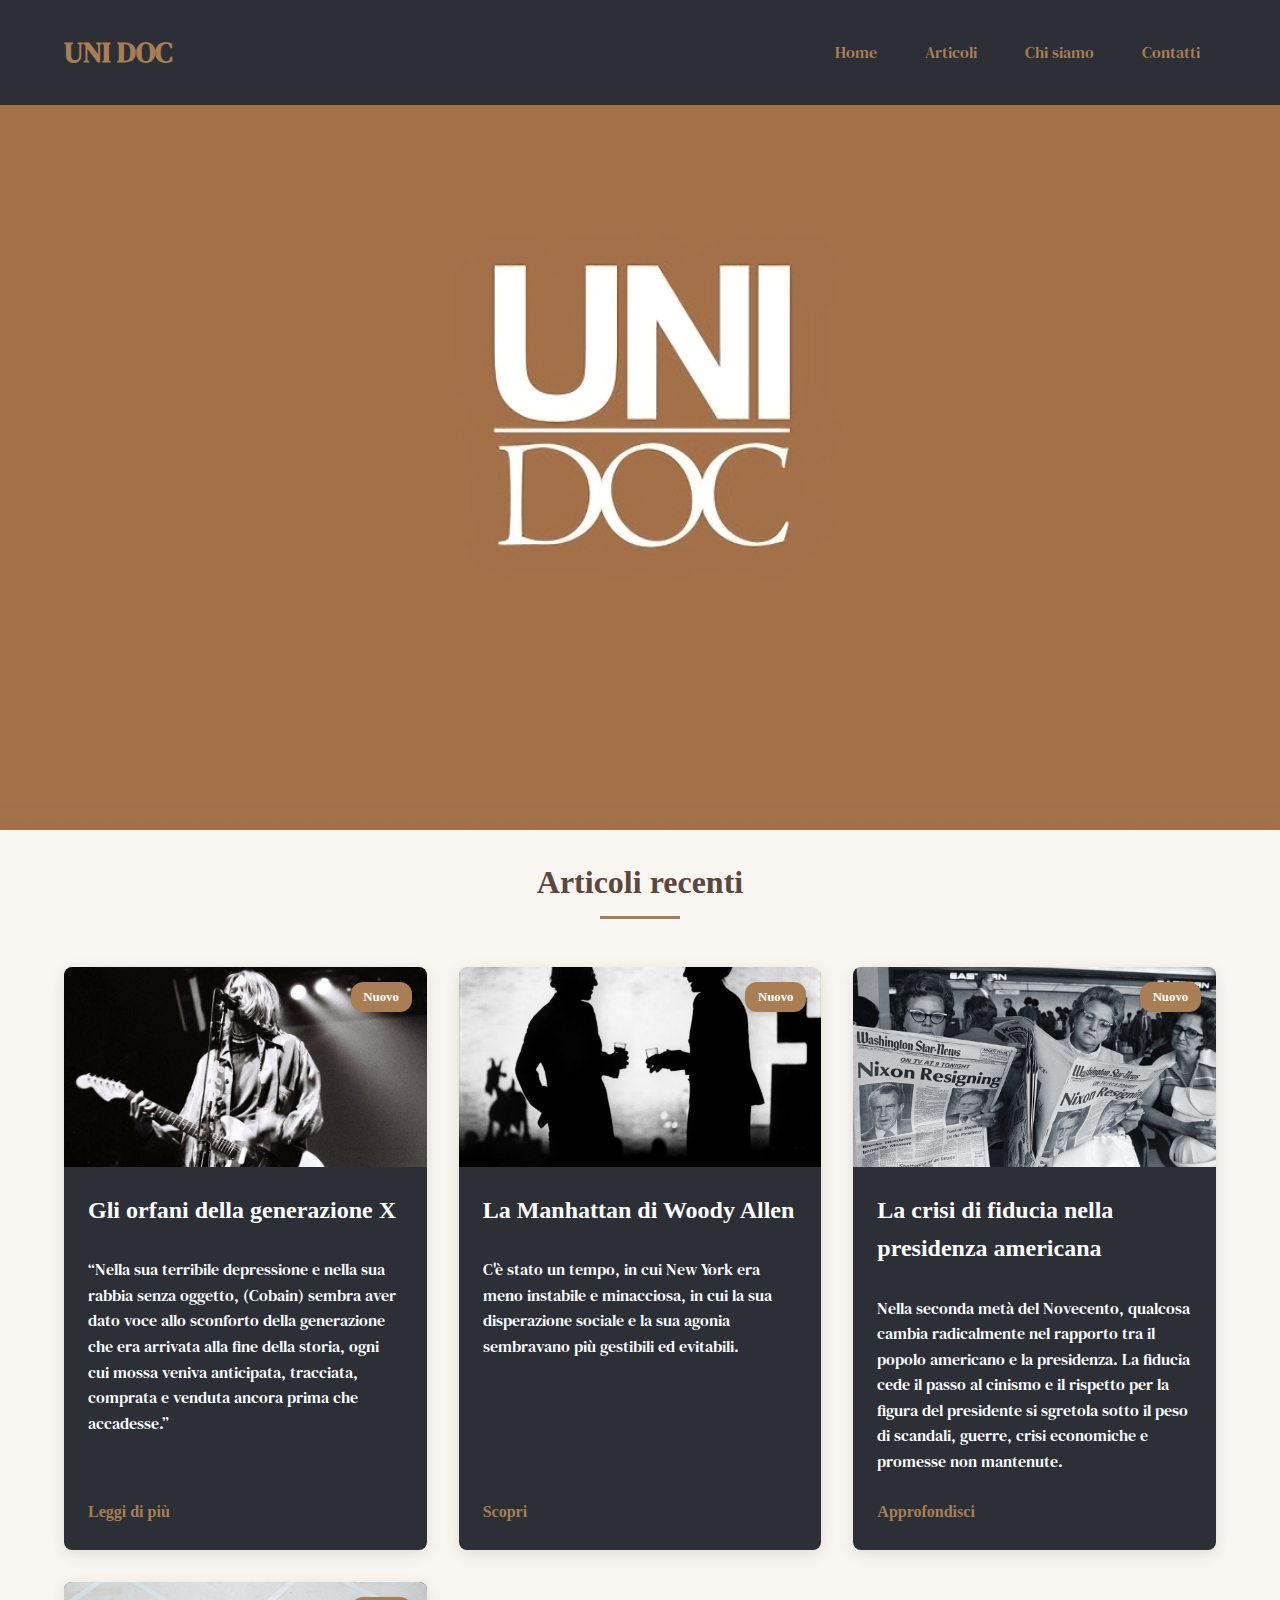
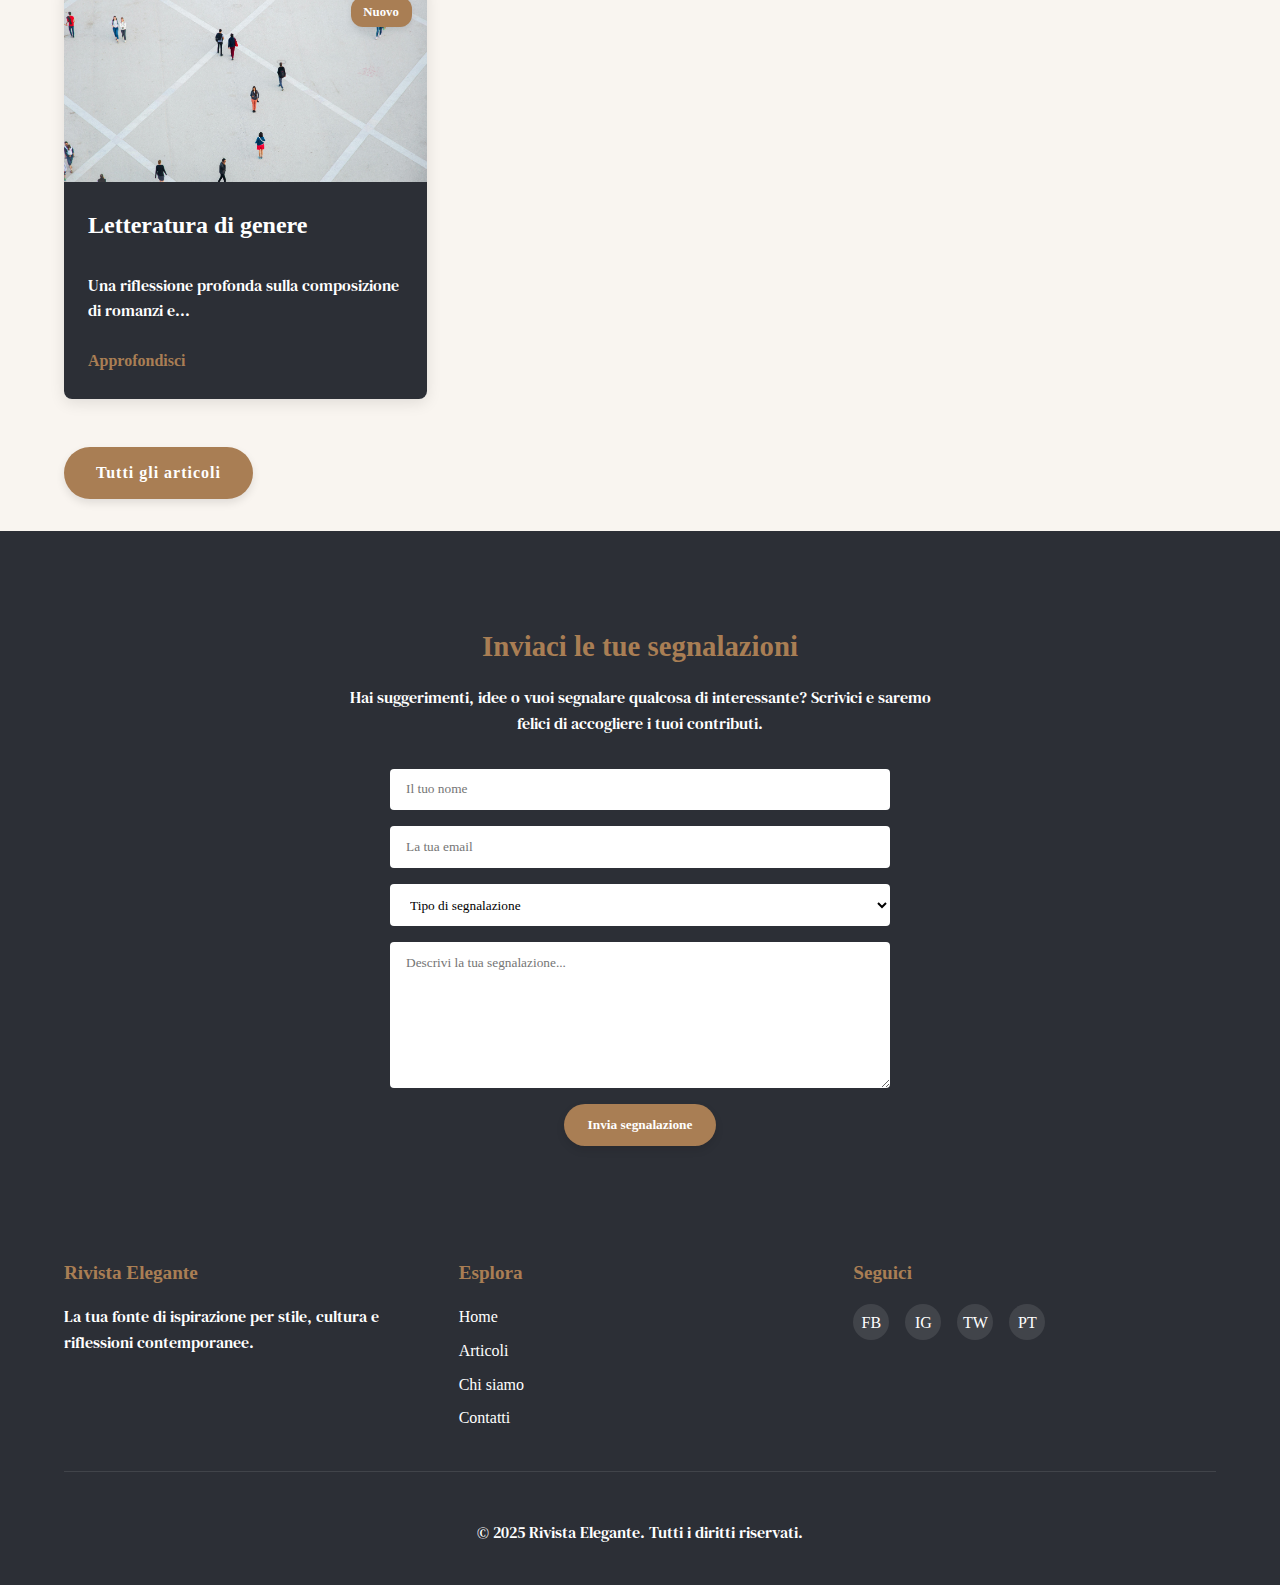
<file: index.html>
<!DOCTYPE html>
<html lang="it">
<head>
    <meta charset="UTF-8">
    <meta name="viewport" content="width=device-width, initial-scale=1.0">
    <title>Homepage</title>
    <link rel="stylesheet" href="styles.css">
</head>
<body>
    <header id="main-header">
        <div class="container">
            <h1><a href="index.html" style="color: var(--secondary-color); text-decoration: none;">UNI DOC</a></h1>
            <nav id="main-nav">
                <ul>
                    <li><a href="index.html">Home</a></li>
                    <li><a href="articoli.html">Articoli</a></li>
                    <li><a href="chisiamo.html">Chi siamo</a></li>
                    <li><a href="contatti.html">Contatti</a></li>
                </ul>
            </nav>
            <div class="mobile-menu-toggle">☰</div>
        </div>
    </header>

    <section class="hero">
        <div class="container hero-content">
            <!--<h2>Benvenuti nella nostra rivista</h2>
            <p>Stile, cultura e riflessioni contemporanee.</p>-->
        </div>
    </section>

    <section class="featured-section">
        <div class="container">
            <h2 class="section-title">Articoli recenti</h2>
            <div class="articles-grid">
                <article class="article-item" data-categories="nuovi arte">
                    <div class="article-image">
                        <img src="cobain.jpg" alt="Immagine articolo" style="width:100%; height:100%; object-fit:cover;">
                        <span class="new-badge">Nuovo</span>
                    </div>
                    <div class="article-content">
                        <h3>Gli orfani della generazione X</h3>
                        <p>“Nella sua terribile depressione e nella sua rabbia senza oggetto, (Cobain) sembra aver dato voce allo sconforto della generazione che era arrivata alla fine della storia, ogni cui mossa veniva anticipata, tracciata, comprata e venduta ancora prima che accadesse.”</p>
                        <a href="articolo1.html">Leggi di più</a>
                    </div>
                </article>
                <article class="article-item" data-categories="nuovi filosofia">
                    <div class="article-image">
                        <img src="allen.jpg" alt="Immagine articolo" style="width:100%; height:100%; object-fit:cover;">
                        <span class="new-badge">Nuovo</span>
                    </div>
                    <div class="article-content">
                        <h3>La Manhattan di Woody Allen</h3>
                        <p>C'è stato un tempo, in cui New York era meno instabile e minacciosa, in cui la sua disperazione sociale e la sua agonia sembravano più gestibili ed evitabili.</p>
                        <a href="articolo2.html">Scopri</a>
                    </div>
                </article>
                <article class="article-item" data-categories="nuovi societa">
                    <div class="article-image">
                        <img src="crisipresidenza.jpg" alt="Immagine articolo" style="width:100%; height:100%; object-fit:cover;">
                        <span class="new-badge">Nuovo</span>
                    </div>
                    <div class="article-content">
                        <h3>La crisi di fiducia nella presidenza americana</h3>
                        <p>Nella seconda metà del Novecento, qualcosa cambia radicalmente nel rapporto tra il popolo americano e la presidenza. La fiducia cede il passo al cinismo e il rispetto per la figura del presidente si sgretola sotto il peso di scandali, guerre, crisi economiche e promesse non mantenute.</p>
                        <a href="articolo3.html">Approfondisci</a>
                    </div>
                </article>
                <article class="article-item" data-categories="nuovi letteratura">
                    <div class="article-image">
                        <img src="imgexample1.jpg" alt="Immagine articolo" style="width:100%; height:100%; object-fit:cover;">
                        <span class="new-badge">Nuovo</span>
                    </div>
                    <div class="article-content">
                        <h3>Letteratura di genere</h3>
                        <p>Una riflessione profonda sulla composizione di romanzi e...</p>
                        <a href="articolo4.html">Approfondisci</a>
                    </div>
                </article>
            </div>
            <div class="view-more">
                <a href="articoli.html" class="btn">Tutti gli articoli</a>
            </div>
        </div>
    </section>

    <section class="segnalazioni">
        <div class="container">
            <h3>Inviaci le tue segnalazioni</h3>
            <p>Hai suggerimenti, idee o vuoi segnalare qualcosa di interessante? Scrivici e saremo felici di accogliere i tuoi contributi.</p>
            <form>
                <div class="form-group-vertical">
                    <input type="text" placeholder="Il tuo nome" required>
                    <input type="email" placeholder="La tua email" required>
                    <select>
                        <option value="" disabled selected>Tipo di segnalazione</option>
                        <option value="suggerimento">Suggerimento articolo</option>
                        <option value="correzione">Correzione</option>
                        <option value="collaborazione">Proposta di collaborazione</option>
                        <option value="altro">Altro</option>
                    </select>
                    <textarea placeholder="Descrivi la tua segnalazione..." rows="4" required></textarea>
                    <button type="submit" class="btn-submit">Invia segnalazione</button>
                </div>
            </form>
        </div>
    </section>

    <footer>
        <div class="container">
            <div class="footer-content">
                <div class="footer-column">
                    <h4>Rivista Elegante</h4>
                    <p>La tua fonte di ispirazione per stile, cultura e riflessioni contemporanee.</p>
                </div>
                <div class="footer-column">
                    <h4>Esplora</h4>
                    <ul>
                        <li><a href="index.html">Home</a></li>
                        <li><a href="articoli.html">Articoli</a></li>
                        <li><a href="chisiamo.html">Chi siamo</a></li>
                        <li><a href="contatti.html">Contatti</a></li>
                    </ul>
                </div>
                <div class="footer-column">
                    <h4>Seguici</h4>
                    <div class="social-links">
                        <a href="#" aria-label="Facebook">FB</a>
                        <a href="#" aria-label="Instagram">IG</a>
                        <a href="#" aria-label="Twitter">TW</a>
                        <a href="#" aria-label="Pinterest">PT</a>
                    </div>
                </div>
            </div>
            <div class="copyright">
                <p>&copy; 2025 Rivista Elegante. Tutti i diritti riservati.</p>
            </div>
        </div>
    </footer>
    <script>
        document.addEventListener('DOMContentLoaded', function() {
            const menuToggle = document.querySelector('.mobile-menu-toggle');
            const nav = document.querySelector('#main-nav');
            
            menuToggle.addEventListener('click', function() {
                nav.classList.toggle('active');
            });
        });
    </script>
</body>
</html>
</file>
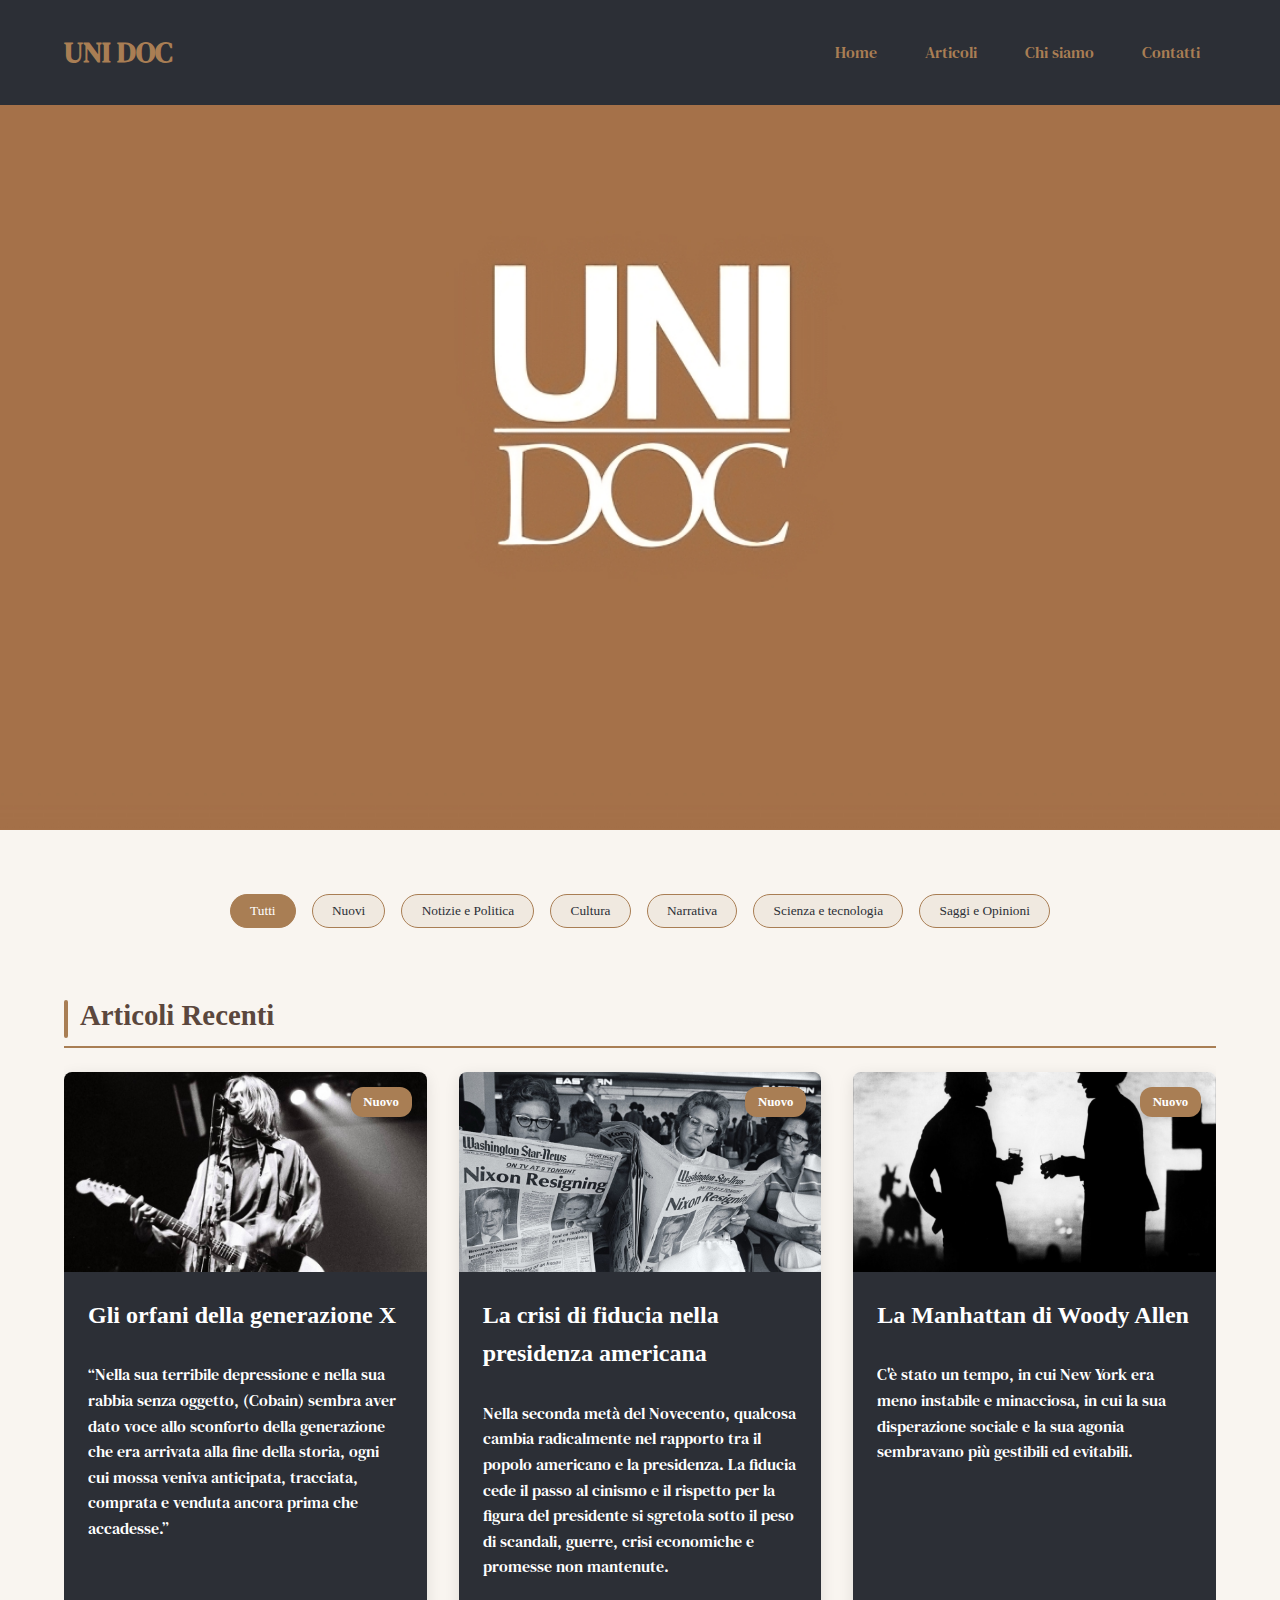
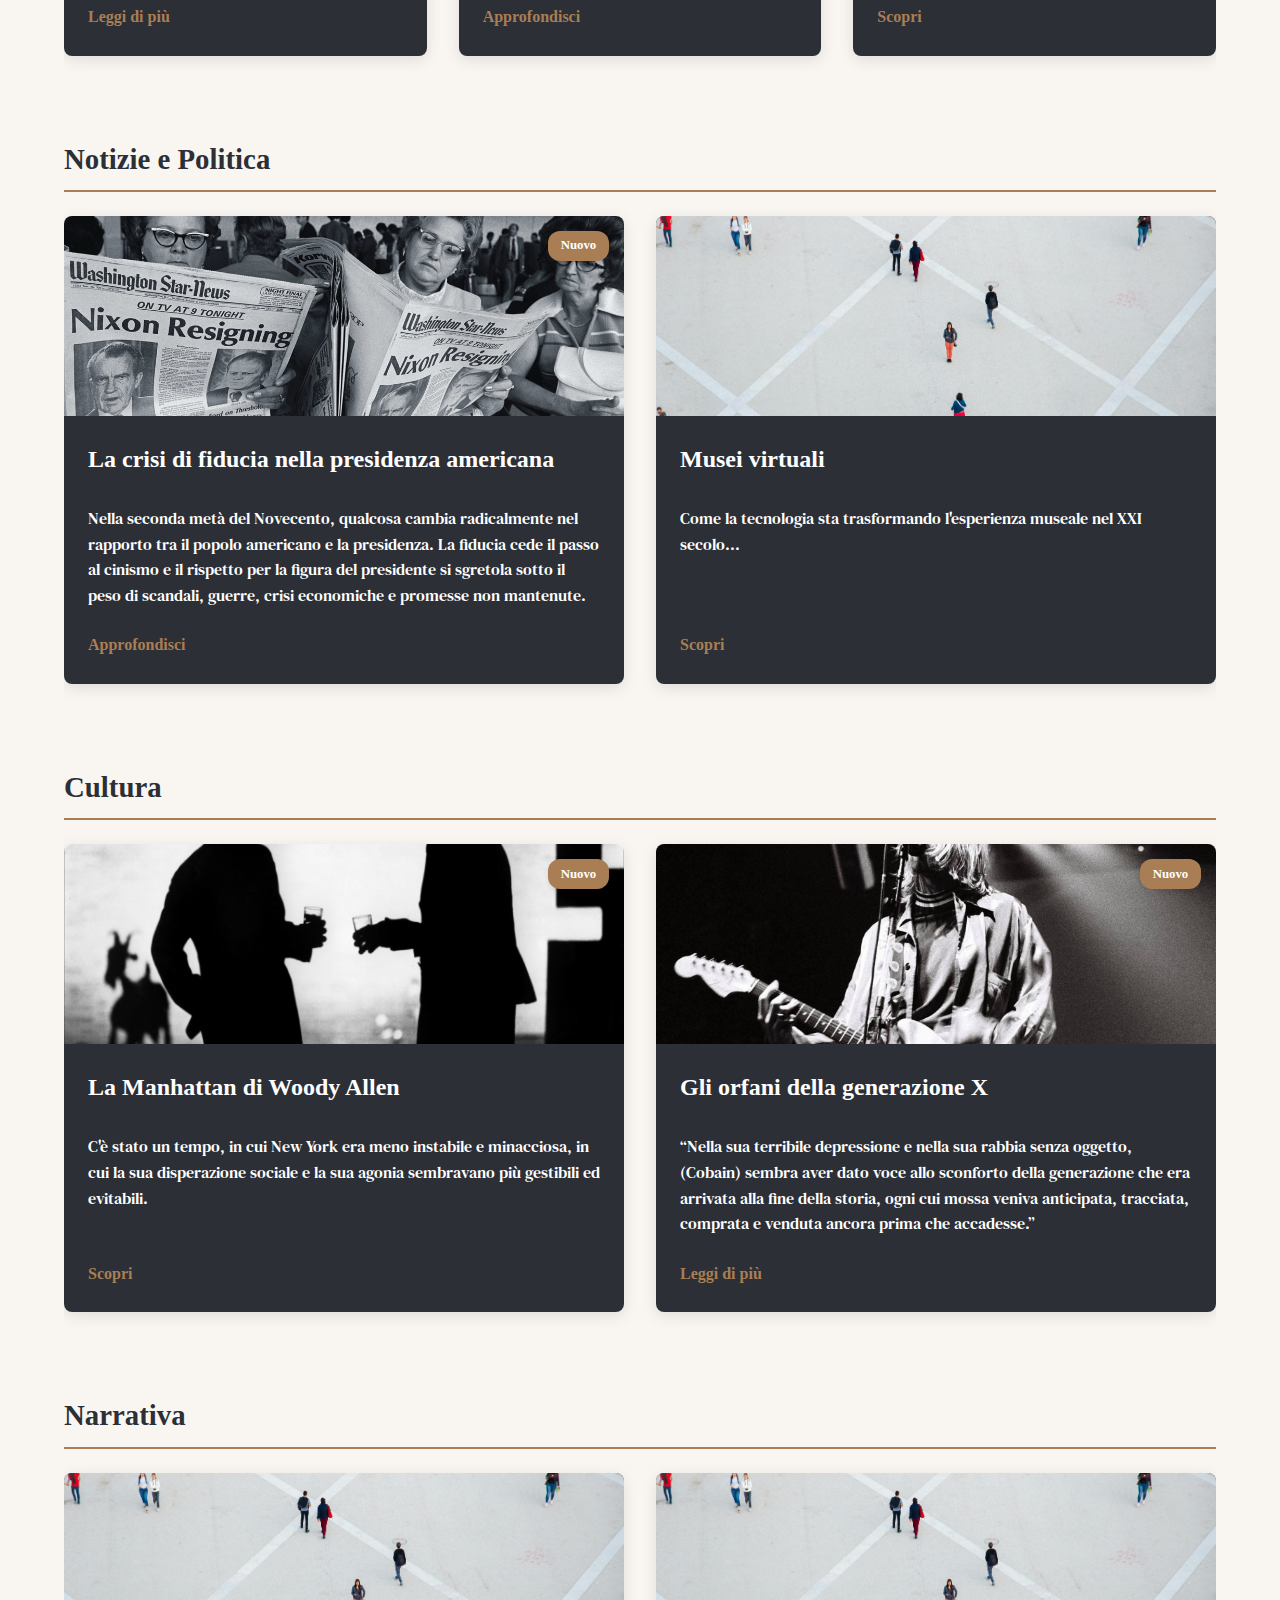
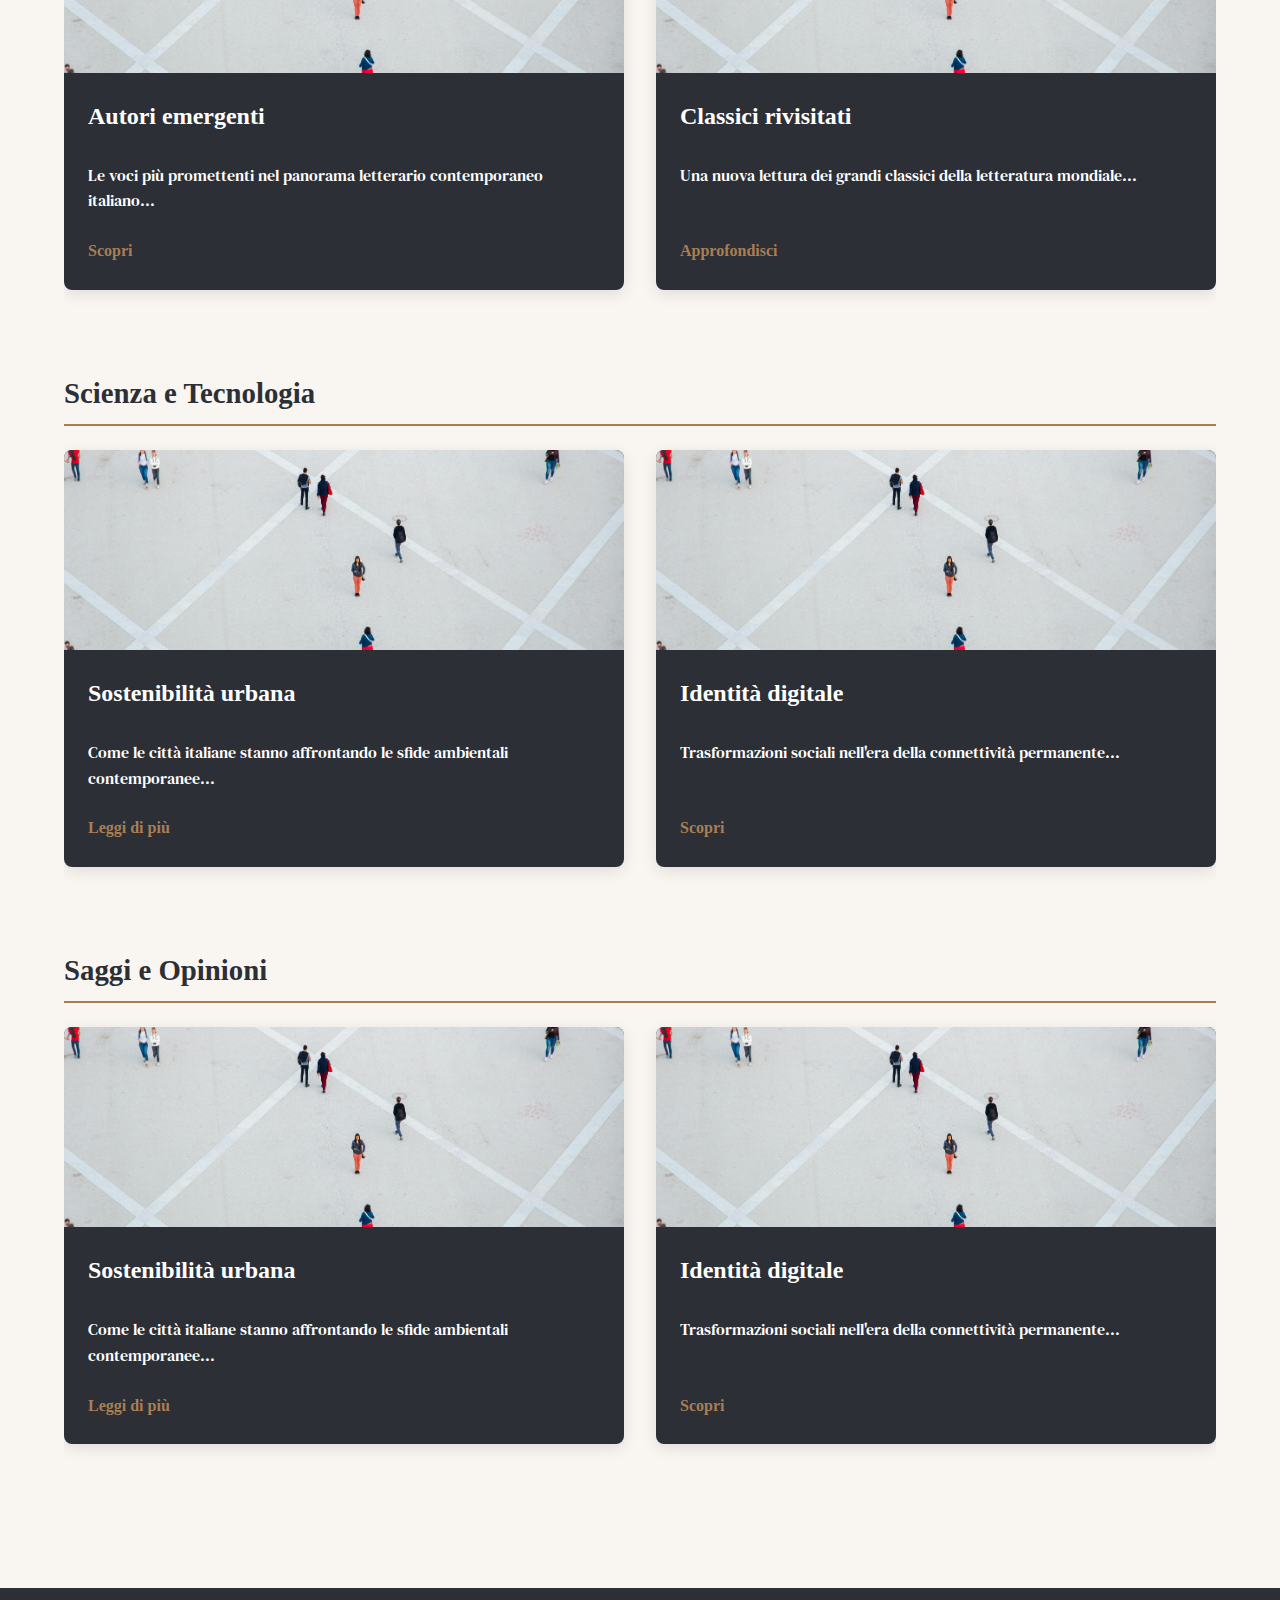
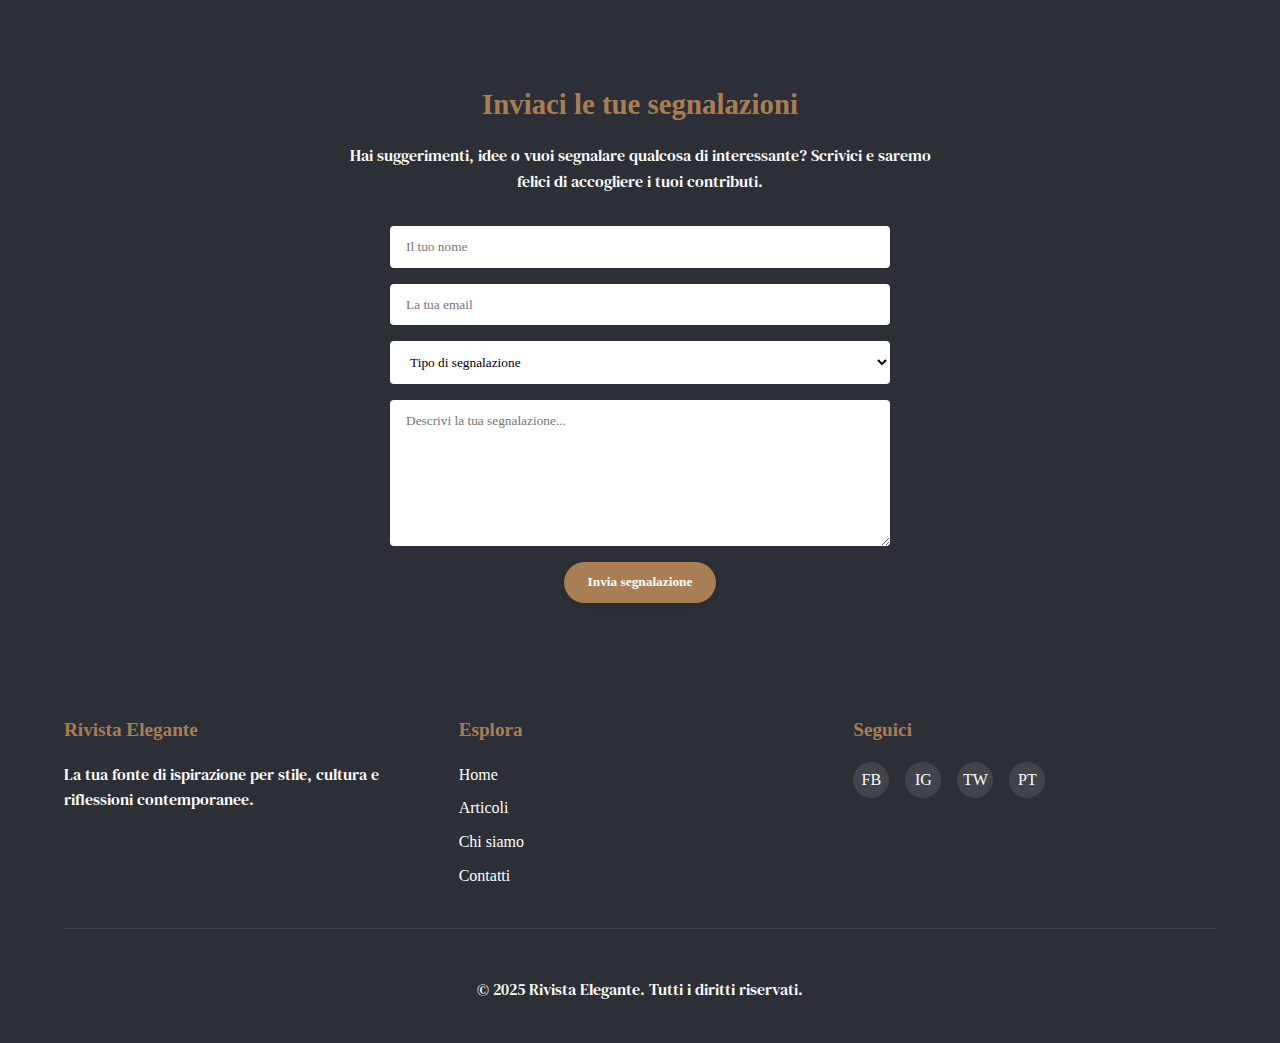
<file: articoli.html>
<!DOCTYPE html>
<html lang="it">
<head>
  <meta charset="UTF-8">
  <meta name="viewport" content="width=device-width, initial-scale=1.0">
  <title>Articoli - Rivista Elegante</title>
  <link rel="stylesheet" href="styles.css">
</head>
<body>
  <header id="main-header">
        <div class="container">
            <h1><a href="index.html" style="color: var(--secondary-color); text-decoration: none;">UNI DOC</a></h1>
            <nav id="main-nav">
                <ul>
                    <li><a href="index.html">Home</a></li>
                    <li><a href="articoli.html">Articoli</a></li>
                    <li><a href="chisiamo.html">Chi siamo</a></li>
                    <li><a href="contatti.html">Contatti</a></li>
                </ul>
            </nav>
            <div class="mobile-menu-toggle">☰</div>
        </div>
    </header>

<section class="hero">
    <div class="container hero-content">
        <!--<h2>I nostri Articoli</h2>
        <p>Una selezione curata di contenuti culturali e di approfondimento.</p>-->
    </div>
</section>

<section class="articles-section">
    <div class="container">
        <div class="category-filters">
            <button class="category-button active" data-category="tutti">Tutti</button>
            <button class="category-button" data-category="nuovi">Nuovi</button>
            <button class="category-button" data-category="arte">Notizie e Politica</button>
            <button class="category-button" data-category="filosofia">Cultura</button>
            <button class="category-button" data-category="letteratura">Narrativa</button>
            <button class="category-button" data-category="societa">Scienza e tecnologia</button>
            <button class="category-button" data-category="societa">Saggi e Opinioni</button>
        </div>
        
        <div class="category-section" data-category="nuovi">
            <h2 class="category-header highlight">Articoli Recenti</h2>
            <div class="articles-grid">
                <article class="article-item" data-categories="nuovi arte">
                    <div class="article-image">
                        <img src="cobain.jpg" alt="Immagine articolo" style="width:100%; height:100%; object-fit:cover;">
                        <span class="new-badge">Nuovo</span>
                    </div>
                    <div class="article-content">
                        <h3>Gli orfani della generazione X</h3>
                        <p>“Nella sua terribile depressione e nella sua rabbia senza oggetto, (Cobain) sembra aver dato voce allo sconforto della generazione che era arrivata alla fine della storia, ogni cui mossa veniva anticipata, tracciata, comprata e venduta ancora prima che accadesse.”</p>
                        <a href="articolo1.html">Leggi di più</a>
                    </div>
                </article>
                <article class="article-item" data-categories="nuovi societa">
                    <div class="article-image">
                        <img src="crisipresidenza.jpg" alt="Immagine articolo" style="width:100%; height:100%; object-fit:cover;">
                        <span class="new-badge">Nuovo</span>
                    </div>
                    <div class="article-content">
                        <h3>La crisi di fiducia nella presidenza americana</h3>
                        <p>Nella seconda metà del Novecento, qualcosa cambia radicalmente nel rapporto tra il popolo americano e la presidenza. La fiducia cede il passo al cinismo e il rispetto per la figura del presidente si sgretola sotto il peso di scandali, guerre, crisi economiche e promesse non mantenute.</p>
                        <a href="articolo3.html">Approfondisci</a>
                    </div>
                </article>
                <article class="article-item" data-categories="nuovi filosofia">
                    <div class="article-image">
                        <img src="allen.jpg" alt="Immagine articolo" style="width:100%; height:100%; object-fit:cover;">
                        <span class="new-badge">Nuovo</span>
                    </div>
                    <div class="article-content">
                        <h3>La Manhattan di Woody Allen</h3>
                        <p>C'è stato un tempo, in cui New York era meno instabile e minacciosa, in cui la sua disperazione sociale e la sua agonia sembravano più gestibili ed evitabili.</p>
                        <a href="articolo2.html">Scopri</a>
                    </div>
                </article>
                
            </div>
        </div>
        
        <div class="category-section" data-category="arte">
            <h2 class="category-header">Notizie e Politica</h2>
            <div class="articles-grid">
                <article class="article-item" data-categories="nuovi societa">
                    <div class="article-image">
                        <img src="crisipresidenza.jpg" alt="Immagine articolo" style="width:100%; height:100%; object-fit:cover;">
                        <span class="new-badge">Nuovo</span>
                    </div>
                    <div class="article-content">
                        <h3>La crisi di fiducia nella presidenza americana</h3>
                        <p>Nella seconda metà del Novecento, qualcosa cambia radicalmente nel rapporto tra il popolo americano e la presidenza. La fiducia cede il passo al cinismo e il rispetto per la figura del presidente si sgretola sotto il peso di scandali, guerre, crisi economiche e promesse non mantenute.</p>
                        <a href="articolo3.html">Approfondisci</a>
                    </div>
                </article>
                <article class="article-item" data-categories="arte">
                    <div class="article-image">
                        <img src="imgexample1.jpg" alt="Immagine articolo" style="width:100%; height:100%; object-fit:cover;">
                    </div>
                    <div class="article-content">
                        <h3>Musei virtuali</h3>
                        <p>Come la tecnologia sta trasformando l'esperienza museale nel XXI secolo...</p>
                        <a href="articolo5.html">Scopri</a>
                    </div>
                </article>
            </div>
        </div>
        
        <div class="category-section" data-category="filosofia">
            <h2 class="category-header">Cultura</h2>
            <div class="articles-grid">
                <article class="article-item" data-categories="nuovi filosofia">
                    <div class="article-image">
                        <img src="allen.jpg" alt="Immagine articolo" style="width:100%; height:100%; object-fit:cover;">
                        <span class="new-badge">Nuovo</span>
                    </div>
                    <div class="article-content">
                        <h3>La Manhattan di Woody Allen</h3>
                        <p>C'è stato un tempo, in cui New York era meno instabile e minacciosa, in cui la sua disperazione sociale e la sua agonia sembravano più gestibili ed evitabili.</p>
                        <a href="articolo2.html">Scopri</a>
                    </div>
                </article>
                <article class="article-item" data-categories="nuovi arte">
                    <div class="article-image">
                        <img src="cobain.jpg" alt="Immagine articolo" style="width:100%; height:100%; object-fit:cover;">
                        <span class="new-badge">Nuovo</span>
                    </div>
                    <div class="article-content">
                        <h3>Gli orfani della generazione X</h3>
                        <p>“Nella sua terribile depressione e nella sua rabbia senza oggetto, (Cobain) sembra aver dato voce allo sconforto della generazione che era arrivata alla fine della storia, ogni cui mossa veniva anticipata, tracciata, comprata e venduta ancora prima che accadesse.”</p>
                        <a href="articolo1.html">Leggi di più</a>
                    </div>
                </article>
            </div>
        </div>
        
        <div class="category-section" data-category="letteratura">
            <h2 class="category-header">Narrativa</h2>
            <div class="articles-grid">
                <article class="article-item" data-categories="letteratura">
                    <div class="article-image">
                        <img src="imgexample1.jpg" alt="Immagine articolo" style="width:100%; height:100%; object-fit:cover;">
                    </div>
                    <div class="article-content">
                        <h3>Autori emergenti</h3>
                        <p>Le voci più promettenti nel panorama letterario contemporaneo italiano...</p>
                        <a href="articolo8.html">Scopri</a>
                    </div>
                </article>
                <article class="article-item" data-categories="letteratura">
                    <div class="article-image">
                        <img src="imgexample1.jpg" alt="Immagine articolo" style="width:100%; height:100%; object-fit:cover;">
                    </div>
                    <div class="article-content">
                        <h3>Classici rivisitati</h3>
                        <p>Una nuova lettura dei grandi classici della letteratura mondiale...</p>
                        <a href="articolo9.html">Approfondisci</a>
                    </div>
                </article>
            </div>
        </div>
        
        <div class="category-section" data-category="societa">
            <h2 class="category-header">Scienza e Tecnologia</h2>
            <div class="articles-grid">
                <article class="article-item" data-categories="societa">
                    <div class="article-image">
                        <img src="imgexample1.jpg" alt="Immagine articolo" style="width:100%; height:100%; object-fit:cover;">
                    </div>
                    <div class="article-content">
                        <h3>Sostenibilità urbana</h3>
                        <p>Come le città italiane stanno affrontando le sfide ambientali contemporanee...</p>
                        <a href="articolo10.html">Leggi di più</a>
                    </div>
                </article>
                <article class="article-item" data-categories="societa">
                    <div class="article-image">
                        <img src="imgexample1.jpg" alt="Immagine articolo" style="width:100%; height:100%; object-fit:cover;">
                    </div>
                    <div class="article-content">
                        <h3>Identità digitale</h3>
                        <p>Trasformazioni sociali nell'era della connettività permanente...</p>
                        <a href="articolo11.html">Scopri</a>
                    </div>
                </article>
            </div>
        </div>

        <div class="category-section" data-category="societa">
            <h2 class="category-header">Saggi e Opinioni</h2>
            <div class="articles-grid">
                <article class="article-item" data-categories="societa">
                    <div class="article-image">
                        <img src="imgexample1.jpg" alt="Immagine articolo" style="width:100%; height:100%; object-fit:cover;">
                    </div>
                    <div class="article-content">
                        <h3>Sostenibilità urbana</h3>
                        <p>Come le città italiane stanno affrontando le sfide ambientali contemporanee...</p>
                        <a href="articolo10.html">Leggi di più</a>
                    </div>
                </article>
                <article class="article-item" data-categories="societa">
                    <div class="article-image">
                        <img src="imgexample1.jpg" alt="Immagine articolo" style="width:100%; height:100%; object-fit:cover;">
                    </div>
                    <div class="article-content">
                        <h3>Identità digitale</h3>
                        <p>Trasformazioni sociali nell'era della connettività permanente...</p>
                        <a href="articolo11.html">Scopri</a>
                    </div>
                </article>
            </div>
        </div>
    </div>
</section>

<section class="segnalazioni">
  <div class="container">
      <h3>Inviaci le tue segnalazioni</h3>
      <p>Hai suggerimenti, idee o vuoi segnalare qualcosa di interessante? Scrivici e saremo felici di accogliere i tuoi contributi.</p>
      <form>
          <div class="form-group-vertical">
              <input type="text" placeholder="Il tuo nome" required>
              <input type="email" placeholder="La tua email" required>
              <select>
                  <option value="" disabled selected>Tipo di segnalazione</option>
                  <option value="suggerimento">Suggerimento articolo</option>
                  <option value="correzione">Correzione</option>
                  <option value="collaborazione">Proposta di collaborazione</option>
                  <option value="altro">Altro</option>
              </select>
              <textarea placeholder="Descrivi la tua segnalazione..." rows="4" required></textarea>
              <button type="submit" class="btn-submit">Invia segnalazione</button>
          </div>
      </form>
  </div>
</section>

<footer>
    <div class="container">
        <div class="footer-content">
            <div class="footer-column">
                <h4>Rivista Elegante</h4>
                <p>La tua fonte di ispirazione per stile, cultura e riflessioni contemporanee.</p>
            </div>
            <div class="footer-column">
                <h4>Esplora</h4>
                <ul>
                    <li><a href="index.html">Home</a></li>
                    <li><a href="articoli.html">Articoli</a></li>
                    <li><a href="chisiamo.html">Chi siamo</a></li>
                    <li><a href="contatti.html">Contatti</a></li>
                </ul>
            </div>
            <div class="footer-column">
                <h4>Seguici</h4>
                <div class="social-links">
                    <a href="#" aria-label="Facebook">FB</a>
                    <a href="#" aria-label="Instagram">IG</a>
                    <a href="#" aria-label="Twitter">TW</a>
                    <a href="#" aria-label="Pinterest">PT</a>
                </div>
            </div>
        </div>
        <div class="copyright">
            <p>&copy; 2025 Rivista Elegante. Tutti i diritti riservati.</p>
        </div>
    </div>
</footer>

    <script>
    document.addEventListener('DOMContentLoaded', function() {
        const menuToggle = document.querySelector('.mobile-menu-toggle');
        const nav = document.querySelector('#main-nav');
        
        menuToggle.addEventListener('click', function() {
            nav.classList.toggle('active');
        });
    });
    </script>

    <script>
    document.addEventListener('DOMContentLoaded', function() {
        const filterButtons = document.querySelectorAll('.category-button');

        filterButtons.forEach(button => {
            button.addEventListener('click', function() {
                filterButtons.forEach(btn => btn.classList.remove('active'));

                this.classList.add('active');

                const selectedCategory = this.getAttribute('data-category');
  
                filterArticles(selectedCategory);
            });
        });
        
        function filterArticles(category) {
            const categorySections = document.querySelectorAll('.category-section');
            
            if(category === 'tutti') {
                categorySections.forEach(section => {
                    section.classList.remove('hidden');
                });
            } else {
                categorySections.forEach(section => {
                    if(section.getAttribute('data-category') === category) {
                        section.classList.remove('hidden');
                    } else {
                        section.classList.add('hidden');
                    }
                });
            }

            setTimeout(() => {
                const visibleArticles = document.querySelectorAll('.category-section:not(.hidden) .article-item');
                visibleArticles.forEach(article => {
                    article.classList.add('fade-in');
                    
                    setTimeout(() => {
                        article.classList.remove('fade-in');
                    }, 600);
                });
            }, 50);
        }
    });
</script>
</body>
</html>
</file>
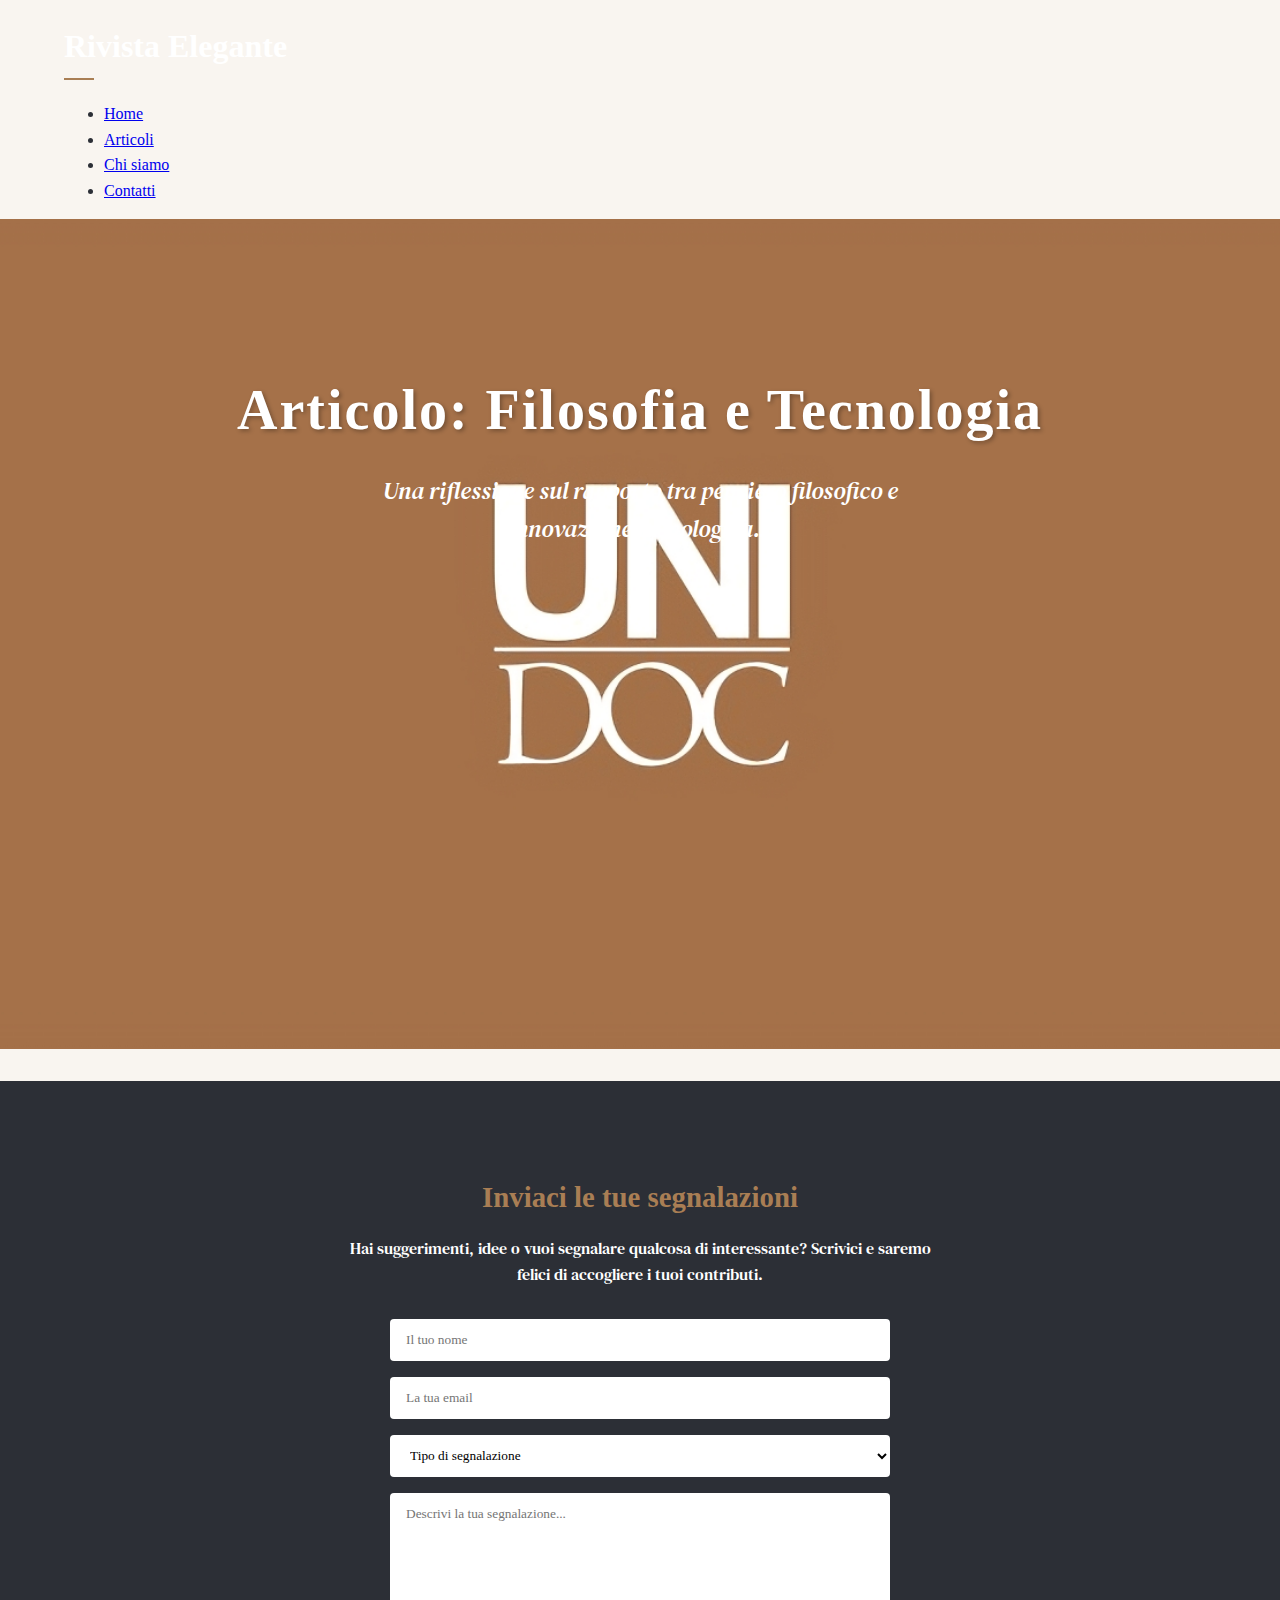
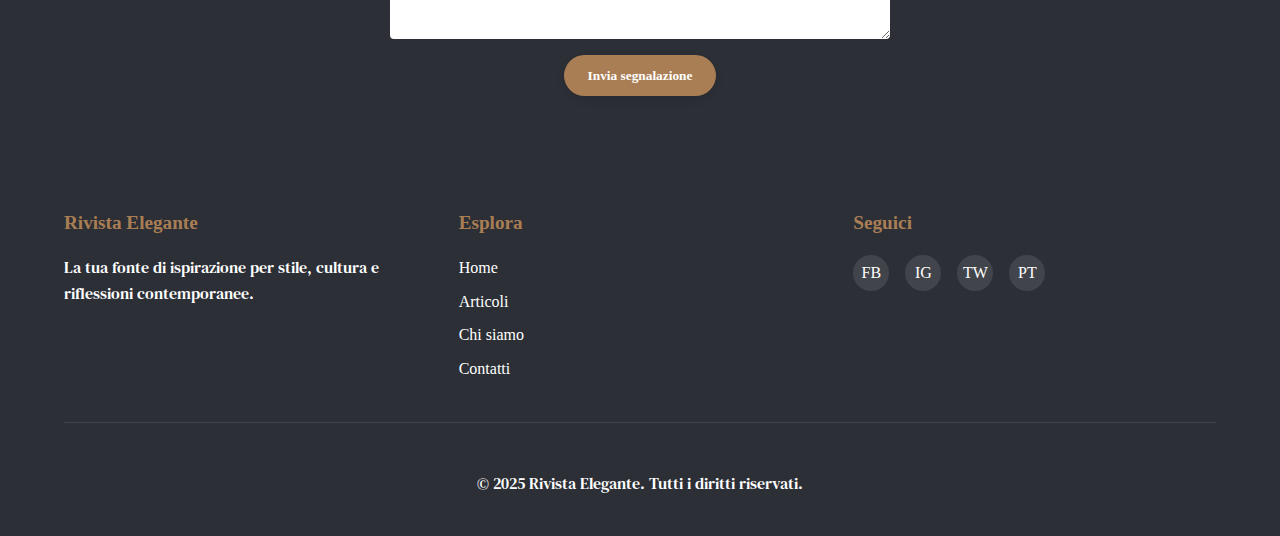
<file: articolo1.html>
<!DOCTYPE html>
<html lang="it">
<head>
    <meta charset="UTF-8">
    <meta name="viewport" content="width=device-width, initial-scale=1.0">
    <title>Home - Rivista Elegante</title>
    <link rel="stylesheet" href="styles.css">
</head>
<body>
    <header>
        <div class="container header-content">
            <h1><a href="index.html" class="logo">Rivista Elegante</a></h1>
            <nav>
                <ul>
                    <li><a href="index.html">Home</a></li>
                    <li><a href="articoli.html">Articoli</a></li>
                    <li><a href="chisiamo.html">Chi siamo</a></li>
                    <li><a href="contatti.html">Contatti</a></li>
                </ul>
            </nav>
        </div>
    </header>

<section class="hero">
  <div class="container">
    <h2>Articolo: Filosofia e Tecnologia</h2>
    <p>Una riflessione sul rapporto tra pensiero filosofico e innovazione tecnologica...</p>
  </div>
</section>

<section class="segnalazioni">
  <div class="container">
      <h3>Inviaci le tue segnalazioni</h3>
      <p>Hai suggerimenti, idee o vuoi segnalare qualcosa di interessante? Scrivici e saremo felici di accogliere i tuoi contributi.</p>
      <form>
          <div class="form-group-vertical">
              <input type="text" placeholder="Il tuo nome" required>
              <input type="email" placeholder="La tua email" required>
              <select>
                  <option value="" disabled selected>Tipo di segnalazione</option>
                  <option value="suggerimento">Suggerimento articolo</option>
                  <option value="correzione">Correzione</option>
                  <option value="collaborazione">Proposta di collaborazione</option>
                  <option value="altro">Altro</option>
              </select>
              <textarea placeholder="Descrivi la tua segnalazione..." rows="4" required></textarea>
              <button type="submit" class="btn-submit">Invia segnalazione</button>
          </div>
      </form>
  </div>
</section>

<footer>
    <div class="container">
        <div class="footer-content">
            <div class="footer-column">
                <h4>Rivista Elegante</h4>
                <p>La tua fonte di ispirazione per stile, cultura e riflessioni contemporanee.</p>
            </div>
            <div class="footer-column">
                <h4>Esplora</h4>
                <ul>
                    <li><a href="index.html">Home</a></li>
                    <li><a href="articoli.html">Articoli</a></li>
                    <li><a href="chisiamo.html">Chi siamo</a></li>
                    <li><a href="contatti.html">Contatti</a></li>
                </ul>
            </div>
            <div class="footer-column">
                <h4>Seguici</h4>
                <div class="social-links">
                    <a href="#" aria-label="Facebook">FB</a>
                    <a href="#" aria-label="Instagram">IG</a>
                    <a href="#" aria-label="Twitter">TW</a>
                    <a href="#" aria-label="Pinterest">PT</a>
                </div>
            </div>
        </div>
        <div class="copyright">
            <p>&copy; 2025 Rivista Elegante. Tutti i diritti riservati.</p>
        </div>
    </div>
</footer>
</body>
</html>
</file>
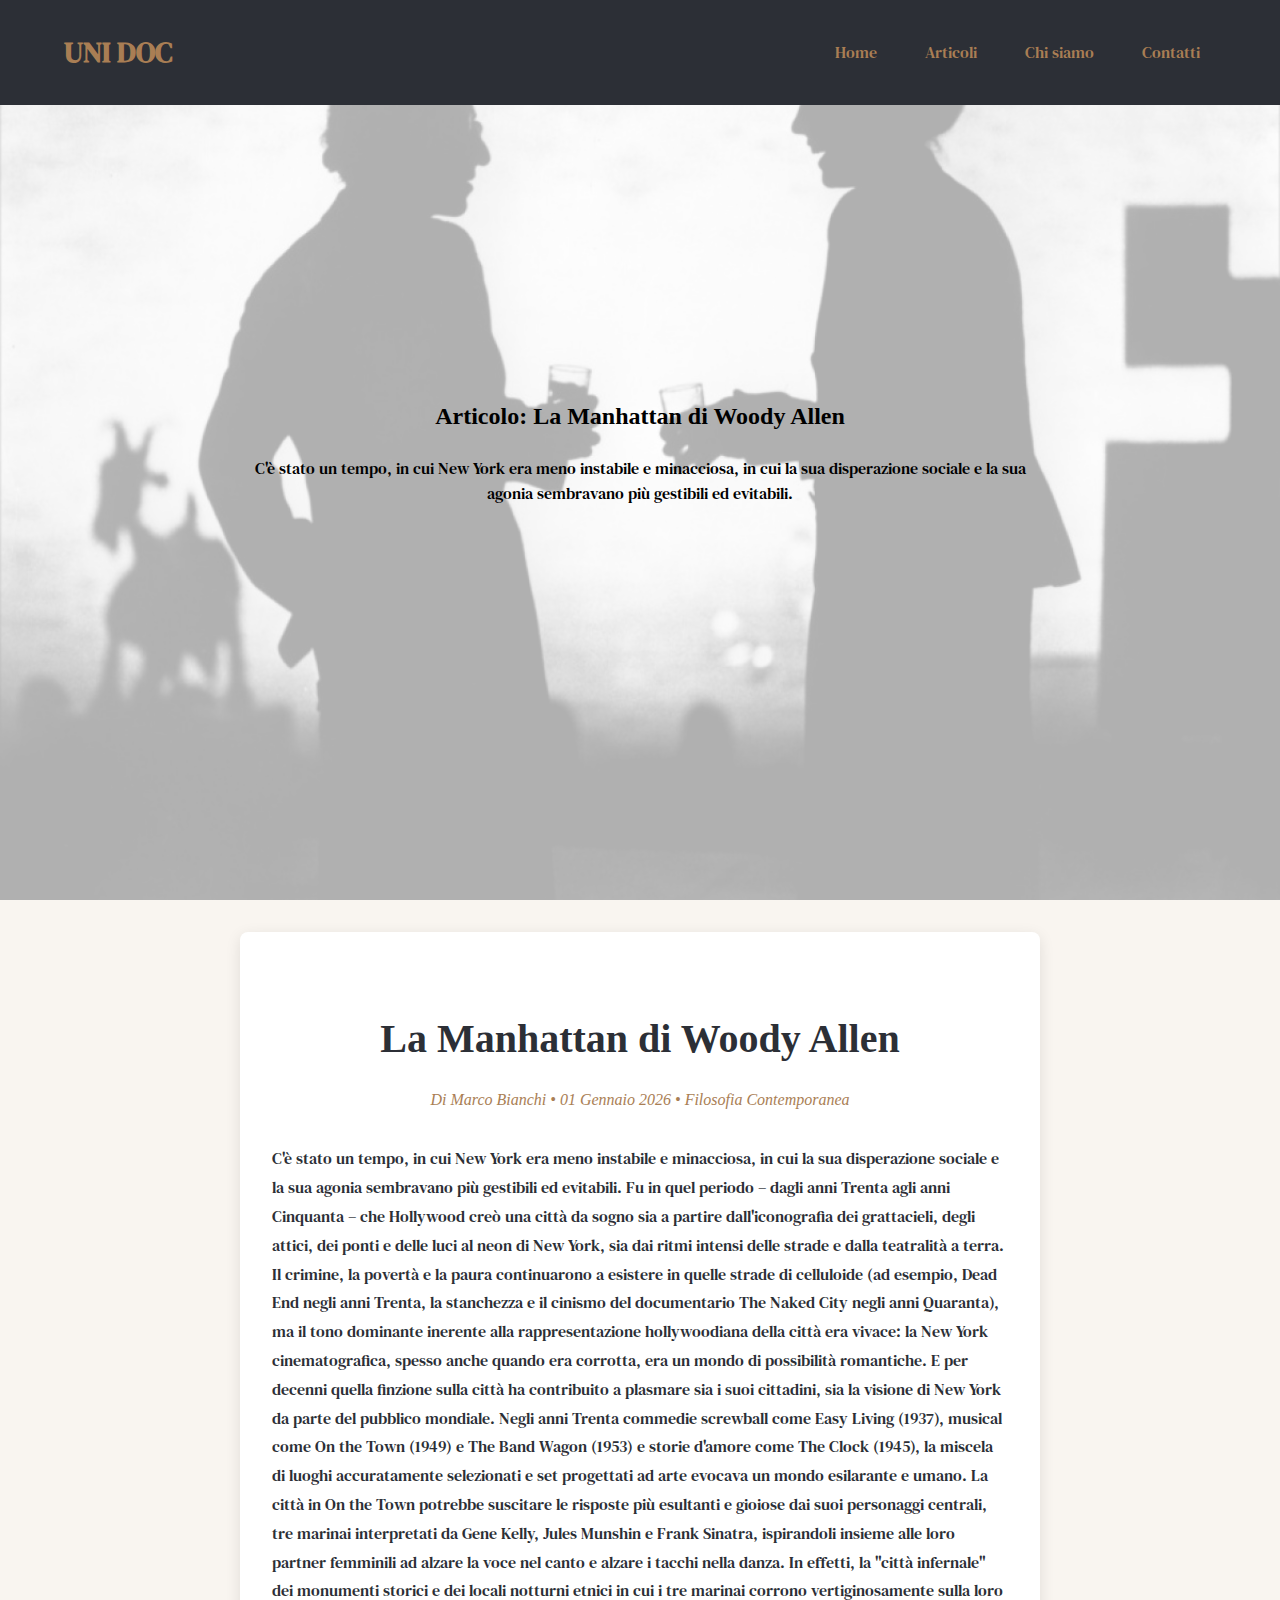
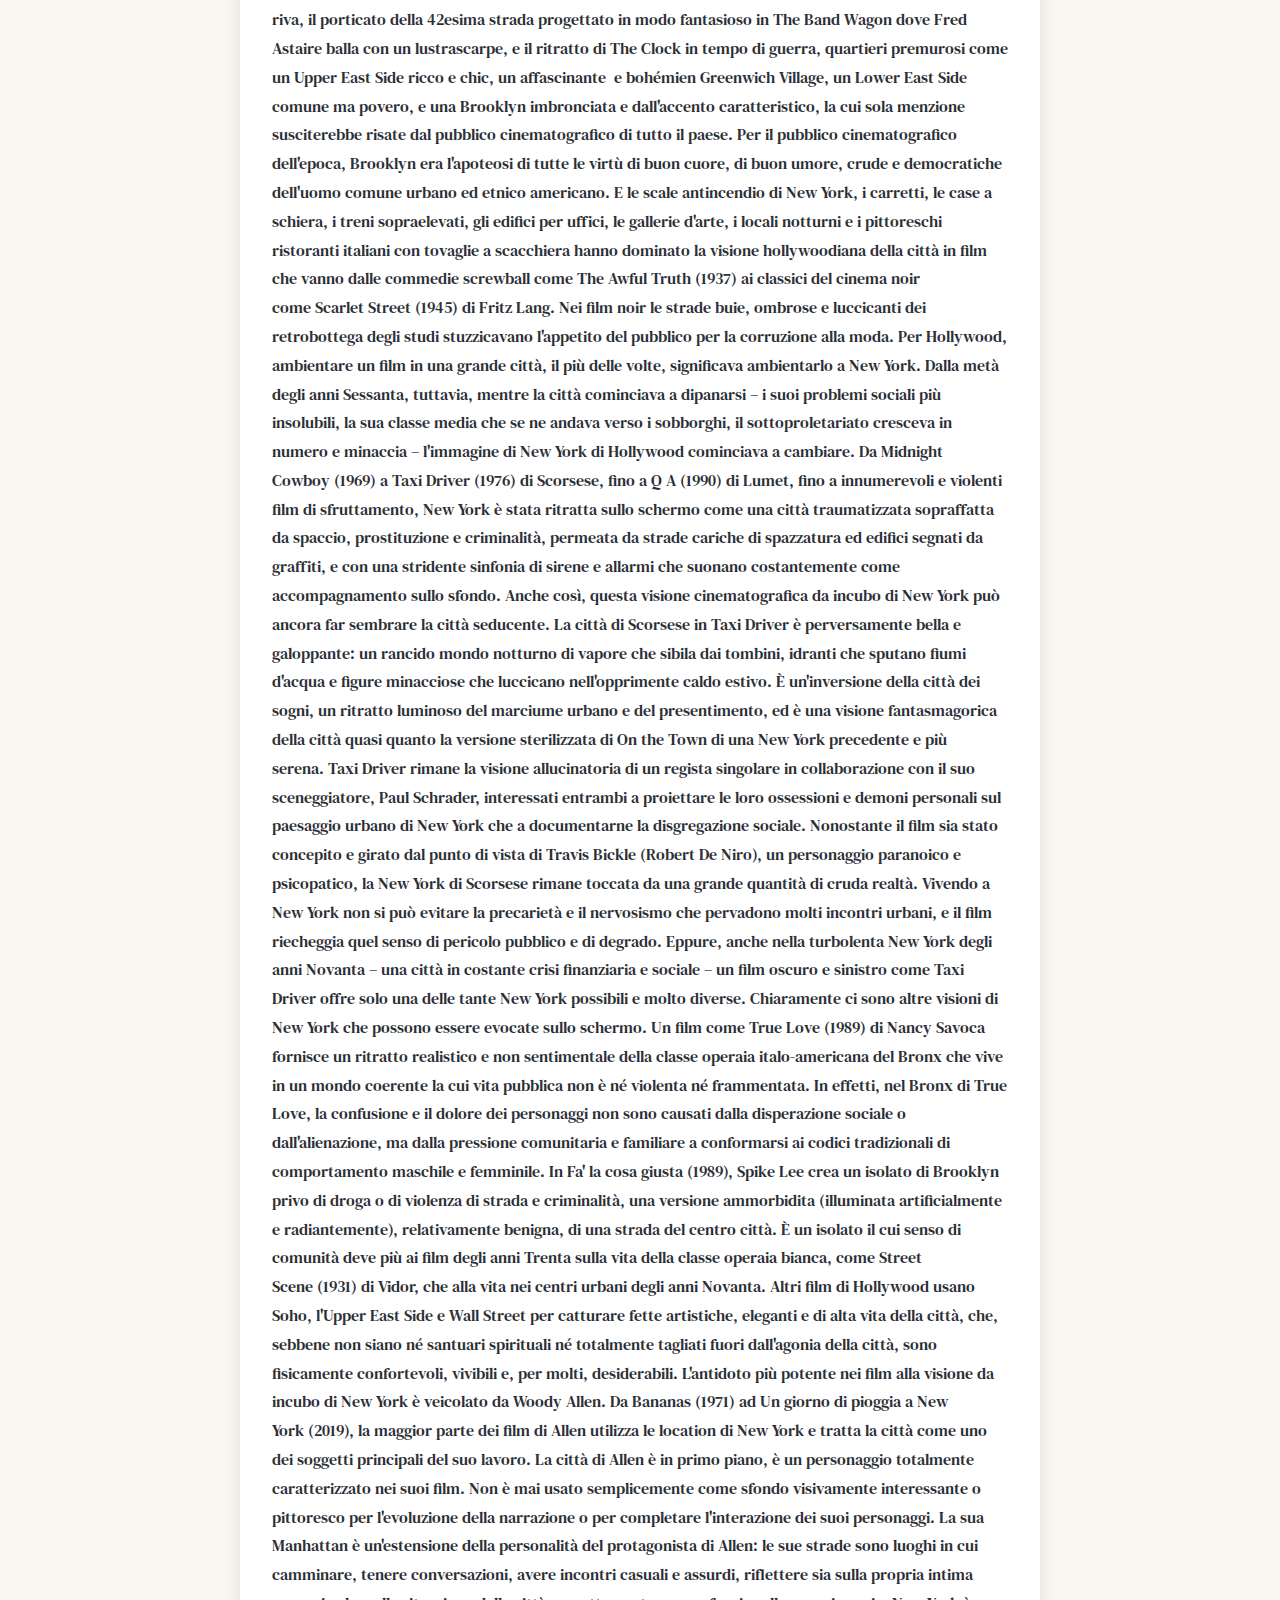
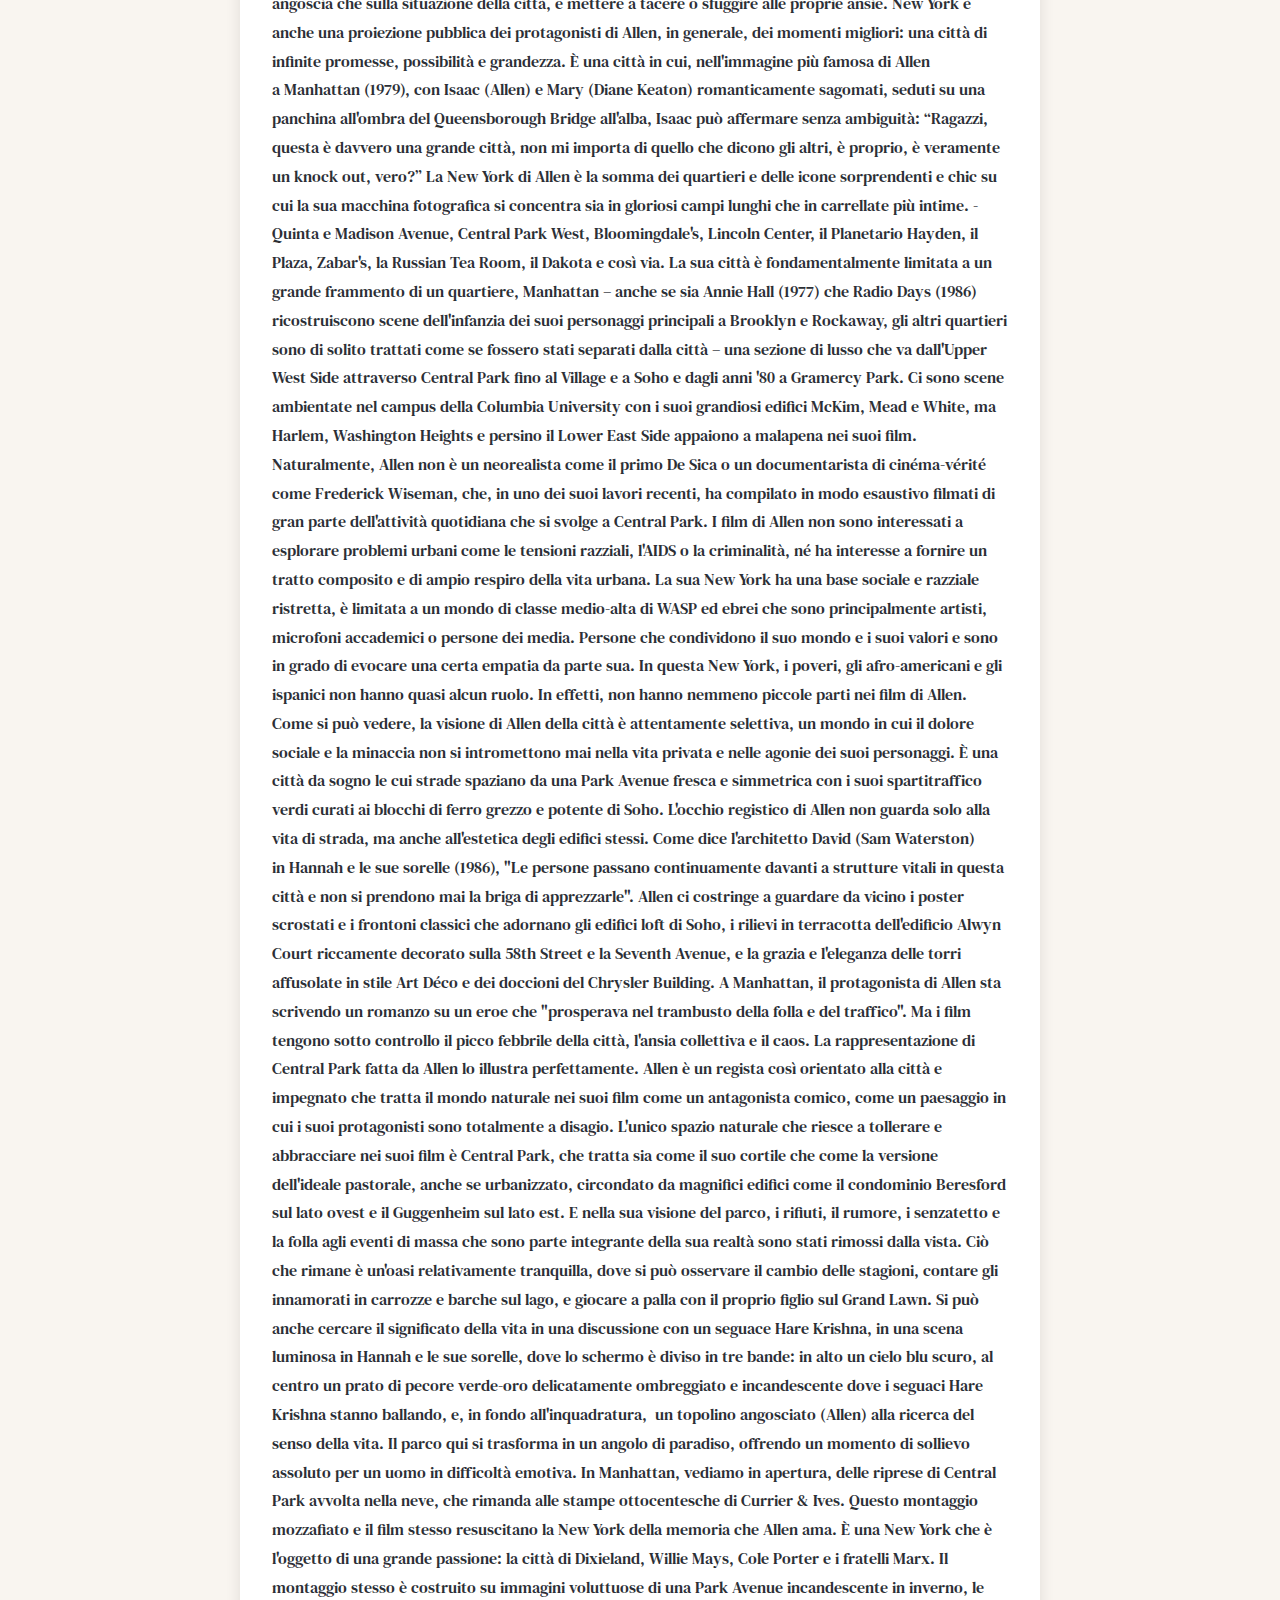
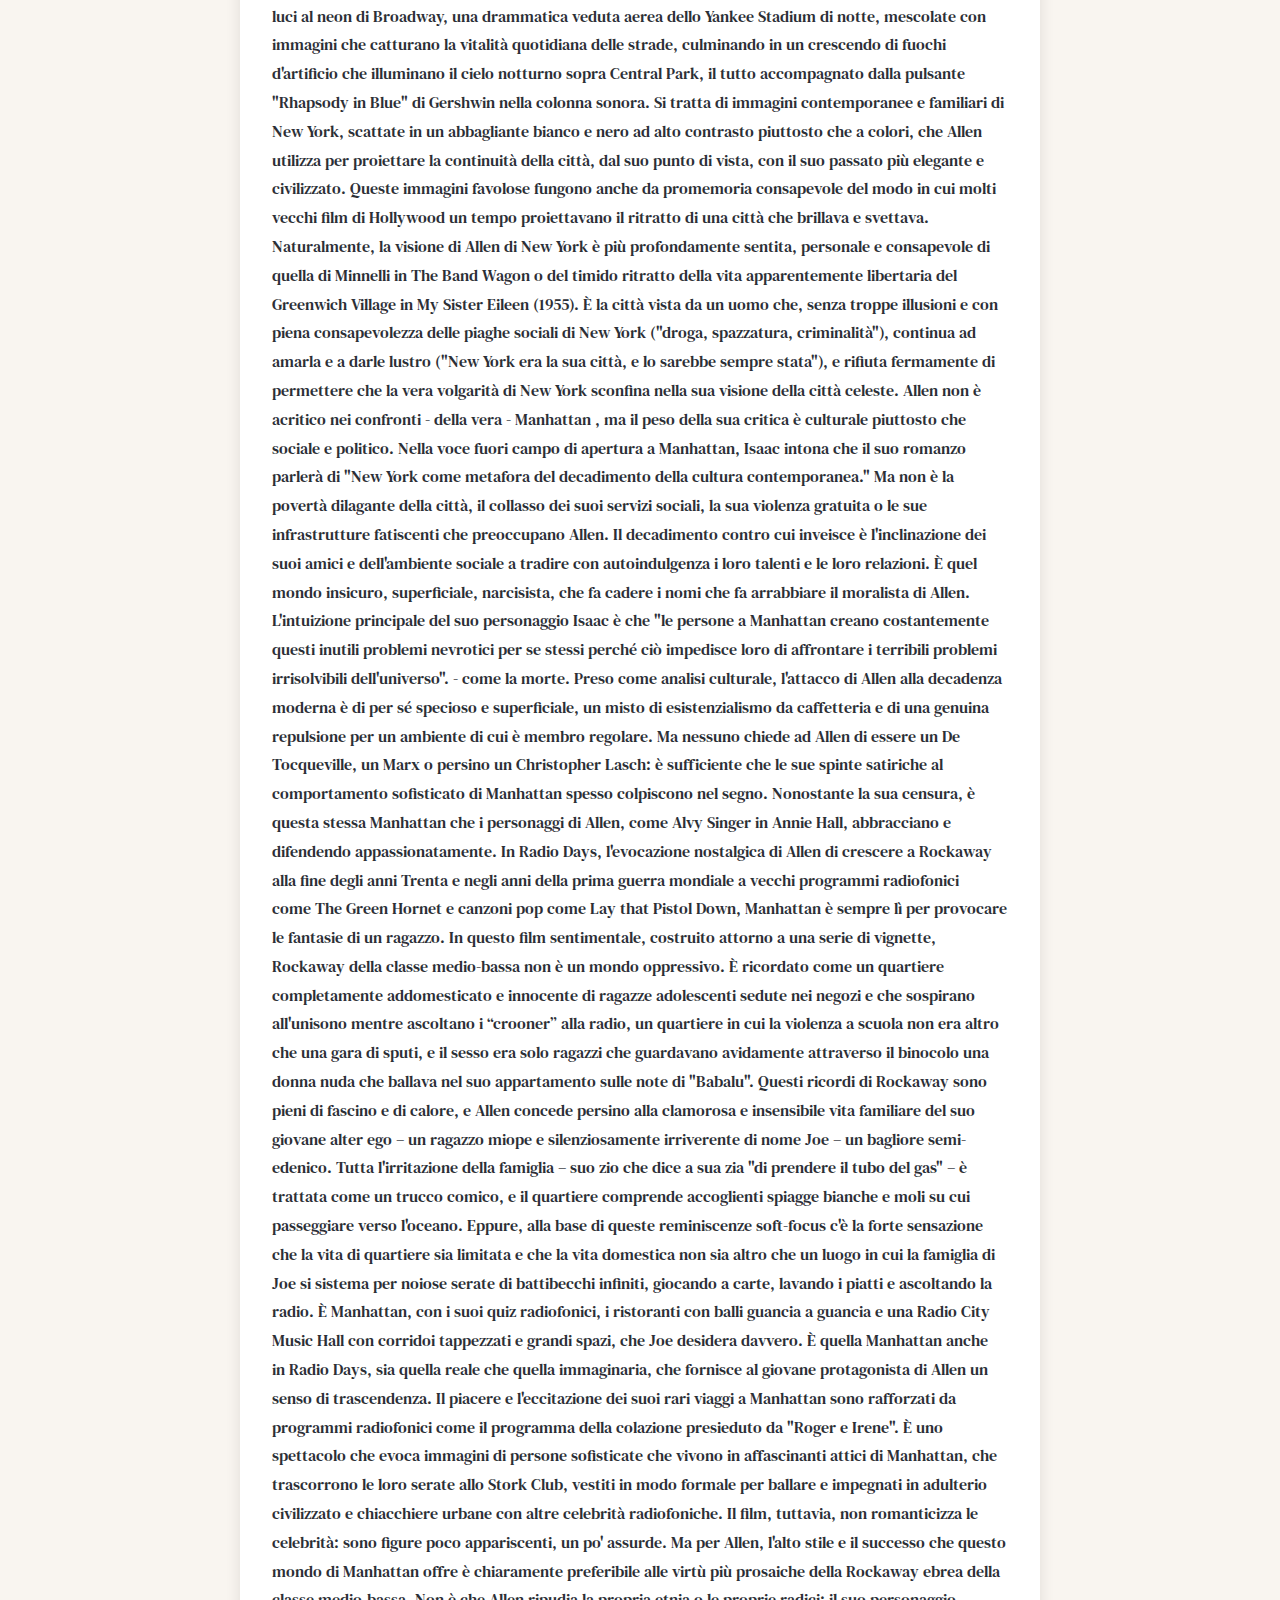
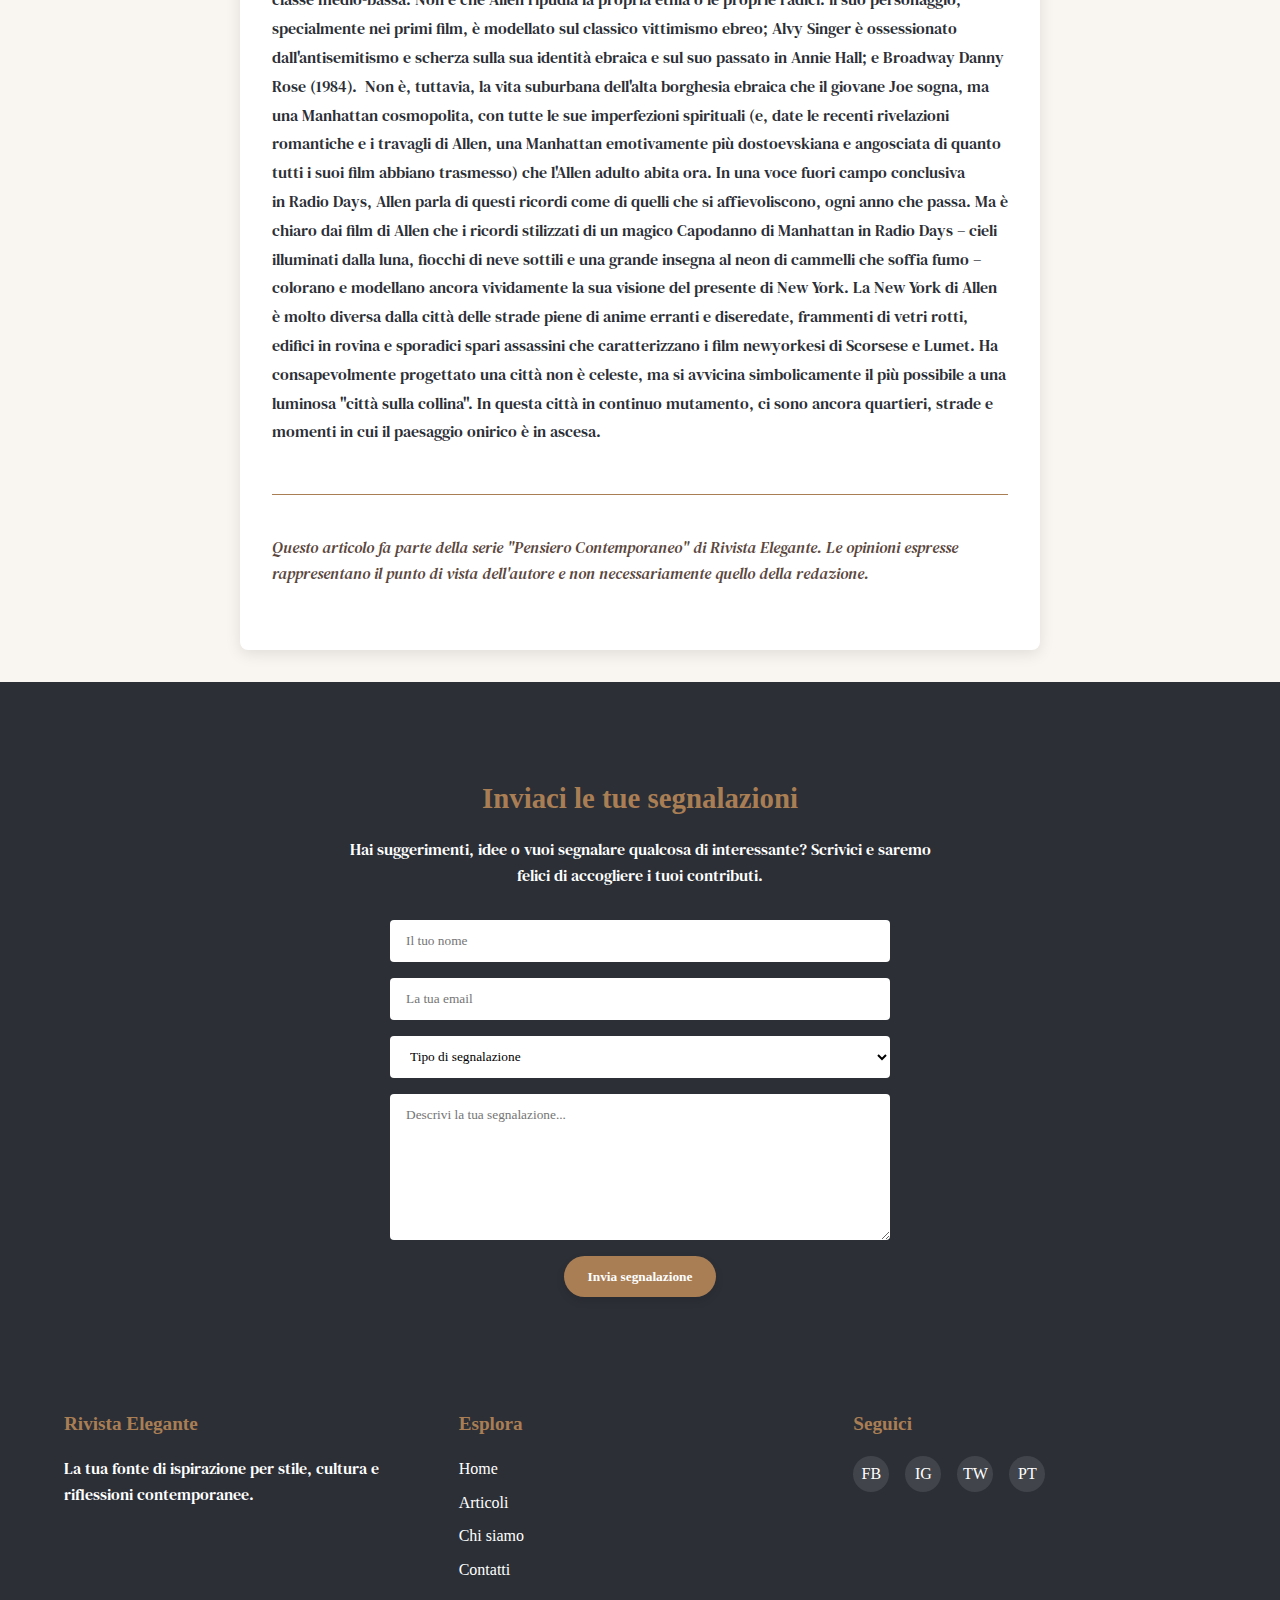
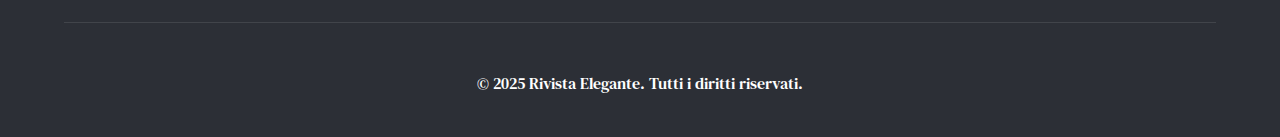
<file: articolo2.html>
<!DOCTYPE html>
<html lang="it">
<head>
    <meta charset="UTF-8">
    <meta name="viewport" content="width=device-width, initial-scale=1.0">
    <title>Home - Rivista Elegante</title>
    <link rel="stylesheet" href="styles.css">
</head>
<body>
    <header id="main-header">
        <div class="container">
            <h1><a href="index.html" style="color: var(--secondary-color); text-decoration: none;">UNI DOC</a></h1>
            <nav id="main-nav">
                <ul>
                    <li><a href="index.html">Home</a></li>
                    <li><a href="articoli.html">Articoli</a></li>
                    <li><a href="chisiamo.html">Chi siamo</a></li>
                    <li><a href="contatti.html">Contatti</a></li>
                </ul>
            </nav>
            <div class="mobile-menu-toggle">☰</div>
        </div>
    </header>

<section class="hero-article" style="background-image: url(allen.jpg);">
    <div class="overlay"></div>
    <div class="container">
        <h2>Articolo: La Manhattan di Woody Allen</h2>
        <p>C'è stato un tempo, in cui New York era meno instabile e minacciosa, in cui la sua disperazione sociale e la sua agonia sembravano più gestibili ed evitabili.</p>
    </div>
</div>
</section>

<section class="single-article-full">
    <div class="single-article-container">
        <div class="single-article-header">
            <h1>La Manhattan di Woody Allen</h1>
            <div class="single-article-meta">
                <span class="author">Di Marco Bianchi</span> • 
                <span class="date">01 Gennaio 2026</span> • 
                <span class="category">Filosofia Contemporanea</span>
            </div>
        </div>
        
        <div class="single-article-content">
            
            <p></p>
            
            <p>C'è stato un tempo, in cui New York era meno instabile e minacciosa, in cui la sua disperazione sociale e la sua agonia sembravano più gestibili ed evitabili. Fu in quel periodo – dagli anni Trenta agli anni Cinquanta – che Hollywood creò una città da sogno sia a partire dall'iconografia dei grattacieli, degli attici, dei ponti e delle luci al neon di New York, sia dai ritmi intensi delle strade e dalla teatralità a terra. Il crimine, la povertà e la paura continuarono a esistere in quelle strade di celluloide (ad esempio, Dead End negli anni Trenta, la stanchezza e il cinismo del documentario The Naked City negli anni Quaranta), ma il tono dominante inerente alla rappresentazione hollywoodiana della città era vivace: la New York cinematografica, spesso anche quando era corrotta, era un mondo di possibilità romantiche. E per decenni quella finzione sulla città ha contribuito a plasmare sia i suoi cittadini, sia la visione di New York da parte del pubblico mondiale.
Negli anni Trenta commedie screwball come Easy Living (1937), musical come On the Town (1949) e The Band Wagon (1953) e storie d'amore come The Clock (1945), la miscela di luoghi accuratamente selezionati e set progettati ad arte evocava un mondo esilarante e umano. La città in On the Town potrebbe suscitare le risposte più esultanti e gioiose dai suoi personaggi centrali, tre marinai interpretati da Gene Kelly, Jules Munshin e Frank Sinatra, ispirandoli insieme alle loro partner femminili ad alzare la voce nel canto e alzare i tacchi nella danza. In effetti, la "città infernale" dei monumenti storici e dei locali notturni etnici in cui i tre marinai corrono vertiginosamente sulla loro riva, il porticato della 42esima strada progettato in modo fantasioso in The Band Wagon dove Fred Astaire balla con un lustrascarpe, e il ritratto di The Clock in tempo di guerra, quartieri premurosi come un Upper East Side ricco e chic, un affascinante  e bohémien Greenwich Village, un Lower East Side comune ma povero, e una Brooklyn imbronciata e dall'accento caratteristico, la cui sola menzione susciterebbe risate dal pubblico cinematografico di tutto il paese. Per il pubblico cinematografico dell'epoca, Brooklyn era l'apoteosi di tutte le virtù di buon cuore, di buon umore, crude e democratiche dell'uomo comune urbano ed etnico americano. E le scale antincendio di New York, i carretti, le case a schiera, i treni sopraelevati, gli edifici per uffici, le gallerie d'arte, i locali notturni e i pittoreschi ristoranti italiani con tovaglie a scacchiera hanno dominato la visione hollywoodiana della città in film che vanno dalle commedie screwball come The Awful Truth (1937) ai classici del cinema noir come Scarlet Street (1945) di Fritz Lang. Nei film noir le strade buie, ombrose e luccicanti dei retrobottega degli studi stuzzicavano l'appetito del pubblico per la corruzione alla moda. Per Hollywood, ambientare un film in una grande città, il più delle volte, significava ambientarlo a New York.
Dalla metà degli anni Sessanta, tuttavia, mentre la città cominciava a dipanarsi – i suoi problemi sociali più insolubili, la sua classe media che se ne andava verso i sobborghi, il sottoproletariato cresceva in numero e minaccia – l'immagine di New York di Hollywood cominciava a cambiare.
Da Midnight Cowboy (1969) a Taxi Driver (1976) di Scorsese, fino a Q A (1990) di Lumet, fino a innumerevoli e violenti film di sfruttamento, New York è stata ritratta sullo schermo come una città traumatizzata sopraffatta da spaccio, prostituzione e criminalità, permeata da strade cariche di spazzatura ed edifici segnati da graffiti, e con una stridente sinfonia di sirene e allarmi che suonano costantemente come accompagnamento sullo sfondo. Anche così, questa visione cinematografica da incubo di New York può ancora far sembrare la città seducente. La città di Scorsese in Taxi Driver è perversamente bella e galoppante: un rancido mondo notturno di vapore che sibila dai tombini, idranti che sputano fiumi d'acqua e figure minacciose che luccicano nell'opprimente caldo estivo. È un'inversione della città dei sogni, un ritratto luminoso del marciume urbano e del presentimento, ed è una visione fantasmagorica della città quasi quanto la versione sterilizzata di On the Town di una New York precedente e più serena. Taxi Driver rimane la visione allucinatoria di un regista singolare in collaborazione con il suo sceneggiatore, Paul Schrader, interessati entrambi a proiettare le loro ossessioni e demoni personali sul paesaggio urbano di New York che a documentarne la disgregazione sociale.
Nonostante il film sia stato concepito e girato dal punto di vista di Travis Bickle (Robert De Niro), un personaggio paranoico e psicopatico, la New York di Scorsese rimane toccata da una grande quantità di cruda realtà. Vivendo a New York non si può evitare la precarietà e il nervosismo che pervadono molti incontri urbani, e il film riecheggia quel senso di pericolo pubblico e di degrado. Eppure, anche nella turbolenta New York degli anni Novanta – una città in costante crisi finanziaria e sociale – un film oscuro e sinistro come Taxi Driver offre solo una delle tante New York possibili e molto diverse.
Chiaramente ci sono altre visioni di New York che possono essere evocate sullo schermo. Un film come True Love (1989) di Nancy Savoca fornisce un ritratto realistico e non sentimentale della classe operaia italo-americana del Bronx che vive in un mondo coerente la cui vita pubblica non è né violenta né frammentata. In effetti, nel Bronx di True Love, la confusione e il dolore dei personaggi non sono causati dalla disperazione sociale o dall'alienazione, ma dalla pressione comunitaria e familiare a conformarsi ai codici tradizionali di comportamento maschile e femminile. In Fa' la cosa giusta (1989), Spike Lee crea un isolato di Brooklyn privo di droga o di violenza di strada e criminalità, una versione ammorbidita (illuminata artificialmente e radiantemente), relativamente benigna, di una strada del centro città. È un isolato il cui senso di comunità deve più ai film degli anni Trenta sulla vita della classe operaia bianca, come Street Scene (1931) di Vidor, che alla vita nei centri urbani degli anni Novanta. Altri film di Hollywood usano Soho, l'Upper East Side e Wall Street per catturare fette artistiche, eleganti e di alta vita della città, che, sebbene non siano né santuari spirituali né totalmente tagliati fuori dall'agonia della città, sono fisicamente confortevoli, vivibili e, per molti, desiderabili.
L'antidoto più potente nei film alla visione da incubo di New York è veicolato da Woody Allen. Da Bananas (1971) ad Un giorno di pioggia a New York (2019), la maggior parte dei film di Allen utilizza le location di New York e tratta la città come uno dei soggetti principali del suo lavoro. La città di Allen è in primo piano, è un personaggio totalmente caratterizzato nei suoi film. Non è mai usato semplicemente come sfondo visivamente interessante o pittoresco per l'evoluzione della narrazione o per completare l'interazione dei suoi personaggi. La sua Manhattan è un'estensione della personalità del protagonista di Allen: le sue strade sono luoghi in cui camminare, tenere conversazioni, avere incontri casuali e assurdi, riflettere sia sulla propria intima angoscia che sulla situazione della città, e mettere a tacere o sfuggire alle proprie ansie. New York è anche una proiezione pubblica dei protagonisti di Allen, in generale, dei momenti migliori: una città di infinite promesse, possibilità e grandezza. È una città in cui, nell'immagine più famosa di Allen a Manhattan (1979), con Isaac (Allen) e Mary (Diane Keaton) romanticamente sagomati, seduti su una panchina all'ombra del Queensborough Bridge all'alba, Isaac può affermare senza ambiguità:
“Ragazzi, questa è davvero una grande città, non mi importa di quello che dicono gli altri, è proprio, è veramente un knock out, vero?”
La New York di Allen è la somma dei quartieri e delle icone sorprendenti e chic su cui la sua macchina fotografica si concentra sia in gloriosi campi lunghi che in carrellate più intime. - Quinta e Madison Avenue, Central Park West, Bloomingdale's, Lincoln Center, il Planetario Hayden, il Plaza, Zabar's, la Russian Tea Room, il Dakota e così via. La sua città è fondamentalmente limitata a un grande frammento di un quartiere, Manhattan – anche se sia Annie Hall (1977) che Radio Days (1986) ricostruiscono scene dell'infanzia dei suoi personaggi principali a Brooklyn e Rockaway, gli altri quartieri sono di solito trattati come se fossero stati separati dalla città – una sezione di lusso che va dall'Upper West Side attraverso Central Park fino al Village e a Soho e dagli anni '80 a Gramercy Park. Ci sono scene ambientate nel campus della Columbia University con i suoi grandiosi edifici McKim, Mead e White, ma Harlem, Washington Heights e persino il Lower East Side appaiono a malapena nei suoi film.
Naturalmente, Allen non è un neorealista come il primo De Sica o un documentarista di cinéma-vérité come Frederick Wiseman, che, in uno dei suoi lavori recenti, ha compilato in modo esaustivo filmati di gran parte dell'attività quotidiana che si svolge a Central Park.
I film di Allen non sono interessati a esplorare problemi urbani come le tensioni razziali, l'AIDS o la criminalità, né ha interesse a fornire un tratto composito e di ampio respiro della vita urbana. La sua New York ha una base sociale e razziale ristretta, è limitata a un mondo di classe medio-alta di WASP ed ebrei che sono principalmente artisti, microfoni accademici o persone dei media. Persone che condividono il suo mondo e i suoi valori e sono in grado di evocare una certa empatia da parte sua. In questa New York, i poveri, gli afro-americani e gli ispanici non hanno quasi alcun ruolo. In effetti, non hanno nemmeno piccole parti nei film di Allen.
Come si può vedere, la visione di Allen della città è attentamente selettiva, un mondo in cui il dolore sociale e la minaccia non si intromettono mai nella vita privata e nelle agonie dei suoi personaggi. È una città da sogno le cui strade spaziano da una Park Avenue fresca e simmetrica con i suoi spartitraffico verdi curati ai blocchi di ferro grezzo e potente di Soho. L'occhio registico di Allen non guarda solo alla vita di strada, ma anche all'estetica degli edifici stessi. Come dice l'architetto David (Sam Waterston) in Hannah e le sue sorelle (1986), "Le persone passano continuamente davanti a strutture vitali in questa città e non si prendono mai la briga di apprezzarle". Allen ci costringe a guardare da vicino i poster scrostati e i frontoni classici che adornano gli edifici loft di Soho, i rilievi in terracotta dell'edificio Alwyn Court riccamente decorato sulla 58th Street e la Seventh Avenue, e la grazia e l'eleganza delle torri affusolate in stile Art Déco e dei doccioni del Chrysler Building.
A Manhattan, il protagonista di Allen sta scrivendo un romanzo su un eroe che "prosperava nel trambusto della folla e del traffico". Ma i film tengono sotto controllo il picco febbrile della città, l'ansia collettiva e il caos. La rappresentazione di Central Park fatta da Allen lo illustra perfettamente. Allen è un regista così orientato alla città e impegnato che tratta il mondo naturale nei suoi film come un antagonista comico, come un paesaggio in cui i suoi protagonisti sono totalmente a disagio. L'unico spazio naturale che riesce a tollerare e abbracciare nei suoi film è Central Park, che tratta sia come il suo cortile che come la versione dell'ideale pastorale, anche se urbanizzato, circondato da magnifici edifici come il condominio Beresford sul lato ovest e il Guggenheim sul lato est. E nella sua visione del parco, i rifiuti, il rumore, i senzatetto e la folla agli eventi di massa che sono parte integrante della sua realtà sono stati rimossi dalla vista. Ciò che rimane è un'oasi relativamente tranquilla, dove si può osservare il cambio delle stagioni, contare gli innamorati in carrozze e barche sul lago, e giocare a palla con il proprio figlio sul Grand Lawn. Si può anche cercare il significato della vita in una discussione con un seguace Hare Krishna, in una scena luminosa in Hannah e le sue sorelle, dove lo schermo è diviso in tre bande: in alto un cielo blu scuro, al centro un prato di pecore verde-oro delicatamente ombreggiato e incandescente dove i seguaci Hare Krishna stanno ballando, e, in fondo all'inquadratura,  un topolino angosciato (Allen) alla ricerca del senso della vita. Il parco qui si trasforma in un angolo di paradiso, offrendo un momento di sollievo assoluto per un uomo in difficoltà emotiva.
In Manhattan, vediamo in apertura, delle riprese di Central Park avvolta nella neve, che rimanda alle stampe ottocentesche di Currier & Ives. Questo montaggio mozzafiato e il film stesso resuscitano la New York della memoria che Allen ama. È una New York che è l'oggetto di una grande passione: la città di Dixieland, Willie Mays, Cole Porter e i fratelli Marx. Il montaggio stesso è costruito su immagini voluttuose di una Park Avenue incandescente in inverno, le luci al neon di Broadway, una drammatica veduta aerea dello Yankee Stadium di notte, mescolate con immagini che catturano la vitalità quotidiana delle strade, culminando in un crescendo di fuochi d'artificio che illuminano il cielo notturno sopra Central Park, il tutto accompagnato dalla pulsante "Rhapsody in Blue" di Gershwin nella colonna sonora.
Si tratta di immagini contemporanee e familiari di New York, scattate in un abbagliante bianco e nero ad alto contrasto piuttosto che a colori, che Allen utilizza per proiettare la continuità della città, dal suo punto di vista, con il suo passato più elegante e civilizzato. Queste immagini favolose fungono anche da promemoria consapevole del modo in cui molti vecchi film di Hollywood un tempo proiettavano il ritratto di una città che brillava e svettava. Naturalmente, la visione di Allen di New York è più profondamente sentita, personale e consapevole di quella di Minnelli in The Band Wagon o del timido ritratto della vita apparentemente libertaria del Greenwich Village in My Sister Eileen (1955). È la città vista da un uomo che, senza troppe illusioni e con piena consapevolezza delle piaghe sociali di New York ("droga, spazzatura, criminalità"), continua ad amarla e a darle lustro ("New York era la sua città, e lo sarebbe sempre stata"), e rifiuta fermamente di permettere che la vera volgarità di New York sconfina nella sua visione della città celeste.
Allen non è acritico nei confronti - della vera - Manhattan , ma il peso della sua critica è culturale piuttosto che sociale e politico. Nella voce fuori campo di apertura a Manhattan, Isaac intona che il suo romanzo parlerà di "New York come metafora del decadimento della cultura contemporanea." Ma non è la povertà dilagante della città, il collasso dei suoi servizi sociali, la sua violenza gratuita o le sue infrastrutture fatiscenti che preoccupano Allen. Il decadimento contro cui inveisce è l'inclinazione dei suoi amici e dell'ambiente sociale a tradire con autoindulgenza i loro talenti e le loro relazioni. È quel mondo insicuro, superficiale, narcisista, che fa cadere i nomi che fa arrabbiare il moralista di Allen. L'intuizione principale del suo personaggio Isaac è che "le persone a Manhattan creano costantemente questi inutili problemi nevrotici per se stessi perché ciò impedisce loro di affrontare i terribili problemi irrisolvibili dell'universo". - come la morte.
Preso come analisi culturale, l'attacco di Allen alla decadenza moderna è di per sé specioso e superficiale, un misto di esistenzialismo da caffetteria e di una genuina repulsione per un ambiente di cui è membro regolare. Ma nessuno chiede ad Allen di essere un De Tocqueville, un Marx o persino un Christopher Lasch: è sufficiente che le sue spinte satiriche al comportamento sofisticato di Manhattan spesso colpiscono nel segno.
Nonostante la sua censura, è questa stessa Manhattan che i personaggi di Allen, come Alvy Singer in Annie Hall, abbracciano e difendendo appassionatamente. In Radio Days, l'evocazione nostalgica di Allen di crescere a Rockaway alla fine degli anni Trenta e negli anni della prima guerra mondiale a vecchi programmi radiofonici come The Green Hornet e canzoni pop come Lay that Pistol Down, Manhattan è sempre lì per provocare le fantasie di un ragazzo. In questo film sentimentale, costruito attorno a una serie di vignette, Rockaway della classe medio-bassa non è un mondo oppressivo. È ricordato come un quartiere completamente addomesticato e innocente di ragazze adolescenti sedute nei negozi e che sospirano all'unisono mentre ascoltano i “crooner” alla radio, un quartiere in cui la violenza a scuola non era altro che una gara di sputi, e il sesso era solo ragazzi che guardavano avidamente attraverso il binocolo una donna nuda che ballava nel suo appartamento sulle note di "Babalu". Questi ricordi di Rockaway sono pieni di fascino e di calore, e Allen concede persino alla clamorosa e insensibile vita familiare del suo giovane alter ego – un ragazzo miope e silenziosamente irriverente di nome Joe – un bagliore semi-edenico. Tutta l'irritazione della famiglia – suo zio che dice a sua zia "di prendere il tubo del gas" – è trattata come un trucco comico, e il quartiere comprende accoglienti spiagge bianche e moli su cui passeggiare verso l'oceano. Eppure, alla base di queste reminiscenze soft-focus c'è la forte sensazione che la vita di quartiere sia limitata e che la vita domestica non sia altro che un luogo in cui la famiglia di Joe si sistema per noiose serate di battibecchi infiniti, giocando a carte, lavando i piatti e ascoltando la radio. È Manhattan, con i suoi quiz radiofonici, i ristoranti con balli guancia a guancia e una Radio City Music Hall con corridoi tappezzati e grandi spazi, che Joe desidera davvero.
È quella Manhattan anche in Radio Days, sia quella reale che quella immaginaria, che fornisce al giovane protagonista di Allen un senso di trascendenza. Il piacere e l'eccitazione dei suoi rari viaggi a Manhattan sono rafforzati da programmi radiofonici come il programma della colazione presieduto da "Roger e Irene". È uno spettacolo che evoca immagini di persone sofisticate che vivono in affascinanti attici di Manhattan, che trascorrono le loro serate allo Stork Club, vestiti in modo formale per ballare e impegnati in adulterio civilizzato e chiacchiere urbane con altre celebrità radiofoniche. Il film, tuttavia, non romanticizza le celebrità: sono figure poco appariscenti, un po' assurde. Ma per Allen, l'alto stile e il successo che questo mondo di Manhattan offre è chiaramente preferibile alle virtù più prosaiche della Rockaway ebrea della classe medio-bassa. Non è che Allen ripudia la propria etnia o le proprie radici: il suo personaggio, specialmente nei primi film, è modellato sul classico vittimismo ebreo; Alvy Singer è ossessionato dall'antisemitismo e scherza sulla sua identità ebraica e sul suo passato in Annie Hall; e Broadway Danny Rose (1984). 
Non è, tuttavia, la vita suburbana dell'alta borghesia ebraica che il giovane Joe sogna, ma una Manhattan cosmopolita, con tutte le sue imperfezioni spirituali (e, date le recenti rivelazioni romantiche e i travagli di Allen, una Manhattan emotivamente più dostoevskiana e angosciata di quanto tutti i suoi film abbiano trasmesso) che l'Allen adulto abita ora. In una voce fuori campo conclusiva in Radio Days, Allen parla di questi ricordi come di quelli che si affievoliscono, ogni anno che passa. Ma è chiaro dai film di Allen che i ricordi stilizzati di un magico Capodanno di Manhattan in Radio Days – cieli illuminati dalla luna, fiocchi di neve sottili e una grande insegna al neon di cammelli che soffia fumo – colorano e modellano ancora vividamente la sua visione del presente di New York.
La New York di Allen è molto diversa dalla città delle strade piene di anime erranti e diseredate, frammenti di vetri rotti, edifici in rovina e sporadici spari assassini che caratterizzano i film newyorkesi di Scorsese e Lumet. Ha consapevolmente progettato una città non è celeste, ma si avvicina simbolicamente il più possibile a una luminosa "città sulla collina". In questa città in continuo mutamento, ci sono ancora quartieri, strade e momenti in cui il paesaggio onirico è in ascesa.

        
            </p>
        
        </div>
        
        <div class="single-article-footer">
            <p>Questo articolo fa parte della serie "Pensiero Contemporaneo" di Rivista Elegante. Le opinioni espresse rappresentano il punto di vista dell'autore e non necessariamente quello della redazione.</p>
        </div>
    </div>
</section>

<section class="segnalazioni">
  <div class="container">
      <h3>Inviaci le tue segnalazioni</h3>
      <p>Hai suggerimenti, idee o vuoi segnalare qualcosa di interessante? Scrivici e saremo felici di accogliere i tuoi contributi.</p>
      <form>
          <div class="form-group-vertical">
              <input type="text" placeholder="Il tuo nome" required>
              <input type="email" placeholder="La tua email" required>
              <select>
                  <option value="" disabled selected>Tipo di segnalazione</option>
                  <option value="suggerimento">Suggerimento articolo</option>
                  <option value="correzione">Correzione</option>
                  <option value="collaborazione">Proposta di collaborazione</option>
                  <option value="altro">Altro</option>
              </select>
              <textarea placeholder="Descrivi la tua segnalazione..." rows="4" required></textarea>
              <button type="submit" class="btn-submit">Invia segnalazione</button>
          </div>
      </form>
  </div>
</section>

<footer>
    <div class="container">
        <div class="footer-content">
            <div class="footer-column">
                <h4>Rivista Elegante</h4>
                <p>La tua fonte di ispirazione per stile, cultura e riflessioni contemporanee.</p>
            </div>
            <div class="footer-column">
                <h4>Esplora</h4>
                <ul>
                    <li><a href="index.html">Home</a></li>
                    <li><a href="articoli.html">Articoli</a></li>
                    <li><a href="chisiamo.html">Chi siamo</a></li>
                    <li><a href="contatti.html">Contatti</a></li>
                </ul>
            </div>
            <div class="footer-column">
                <h4>Seguici</h4>
                <div class="social-links">
                    <a href="#" aria-label="Facebook">FB</a>
                    <a href="#" aria-label="Instagram">IG</a>
                    <a href="#" aria-label="Twitter">TW</a>
                    <a href="#" aria-label="Pinterest">PT</a>
                </div>
            </div>
        </div>
        <div class="copyright">
            <p>&copy; 2025 Rivista Elegante. Tutti i diritti riservati.</p>
        </div>
    </div>
</footer>
    <script>
    document.addEventListener('DOMContentLoaded', function() {
        const menuToggle = document.querySelector('.mobile-menu-toggle');
        const nav = document.querySelector('#main-nav');
        
        menuToggle.addEventListener('click', function() {
            nav.classList.toggle('active');
        });
    });
    </script>
</body>
</html>
</file>
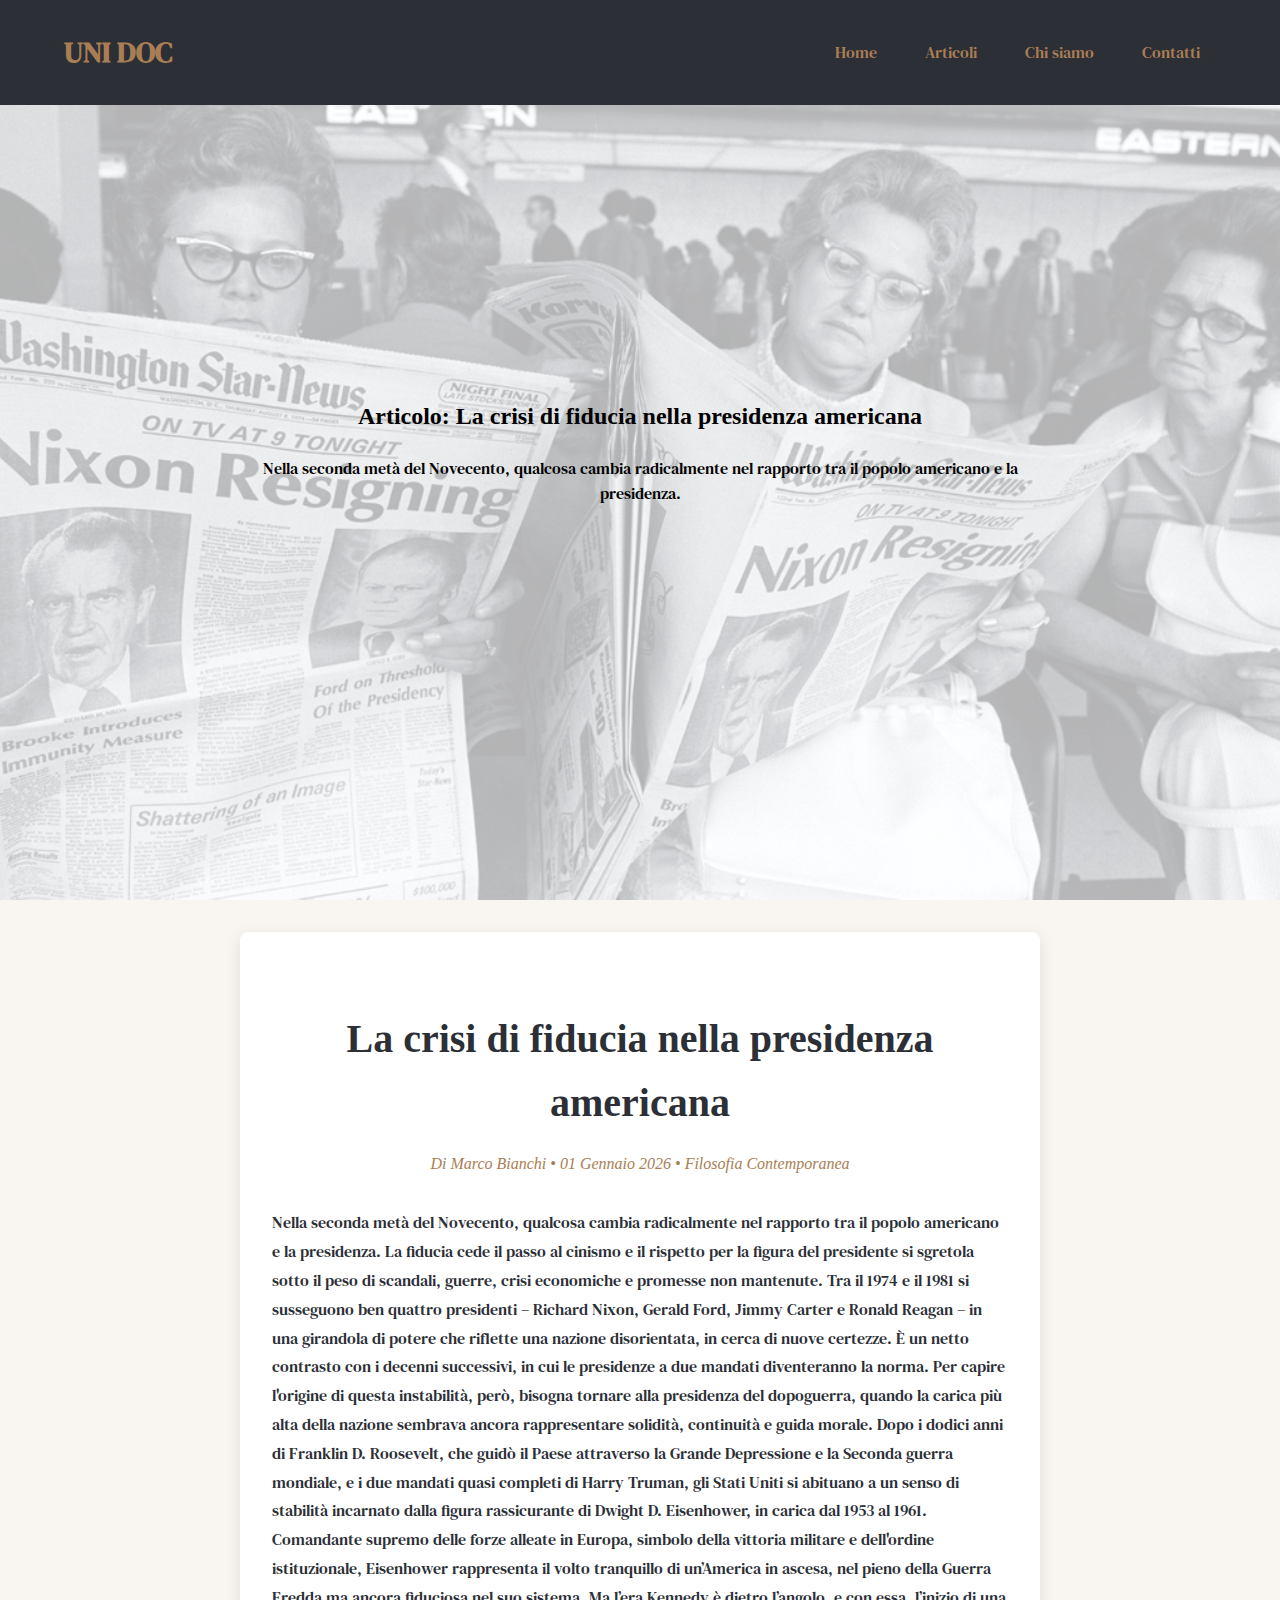
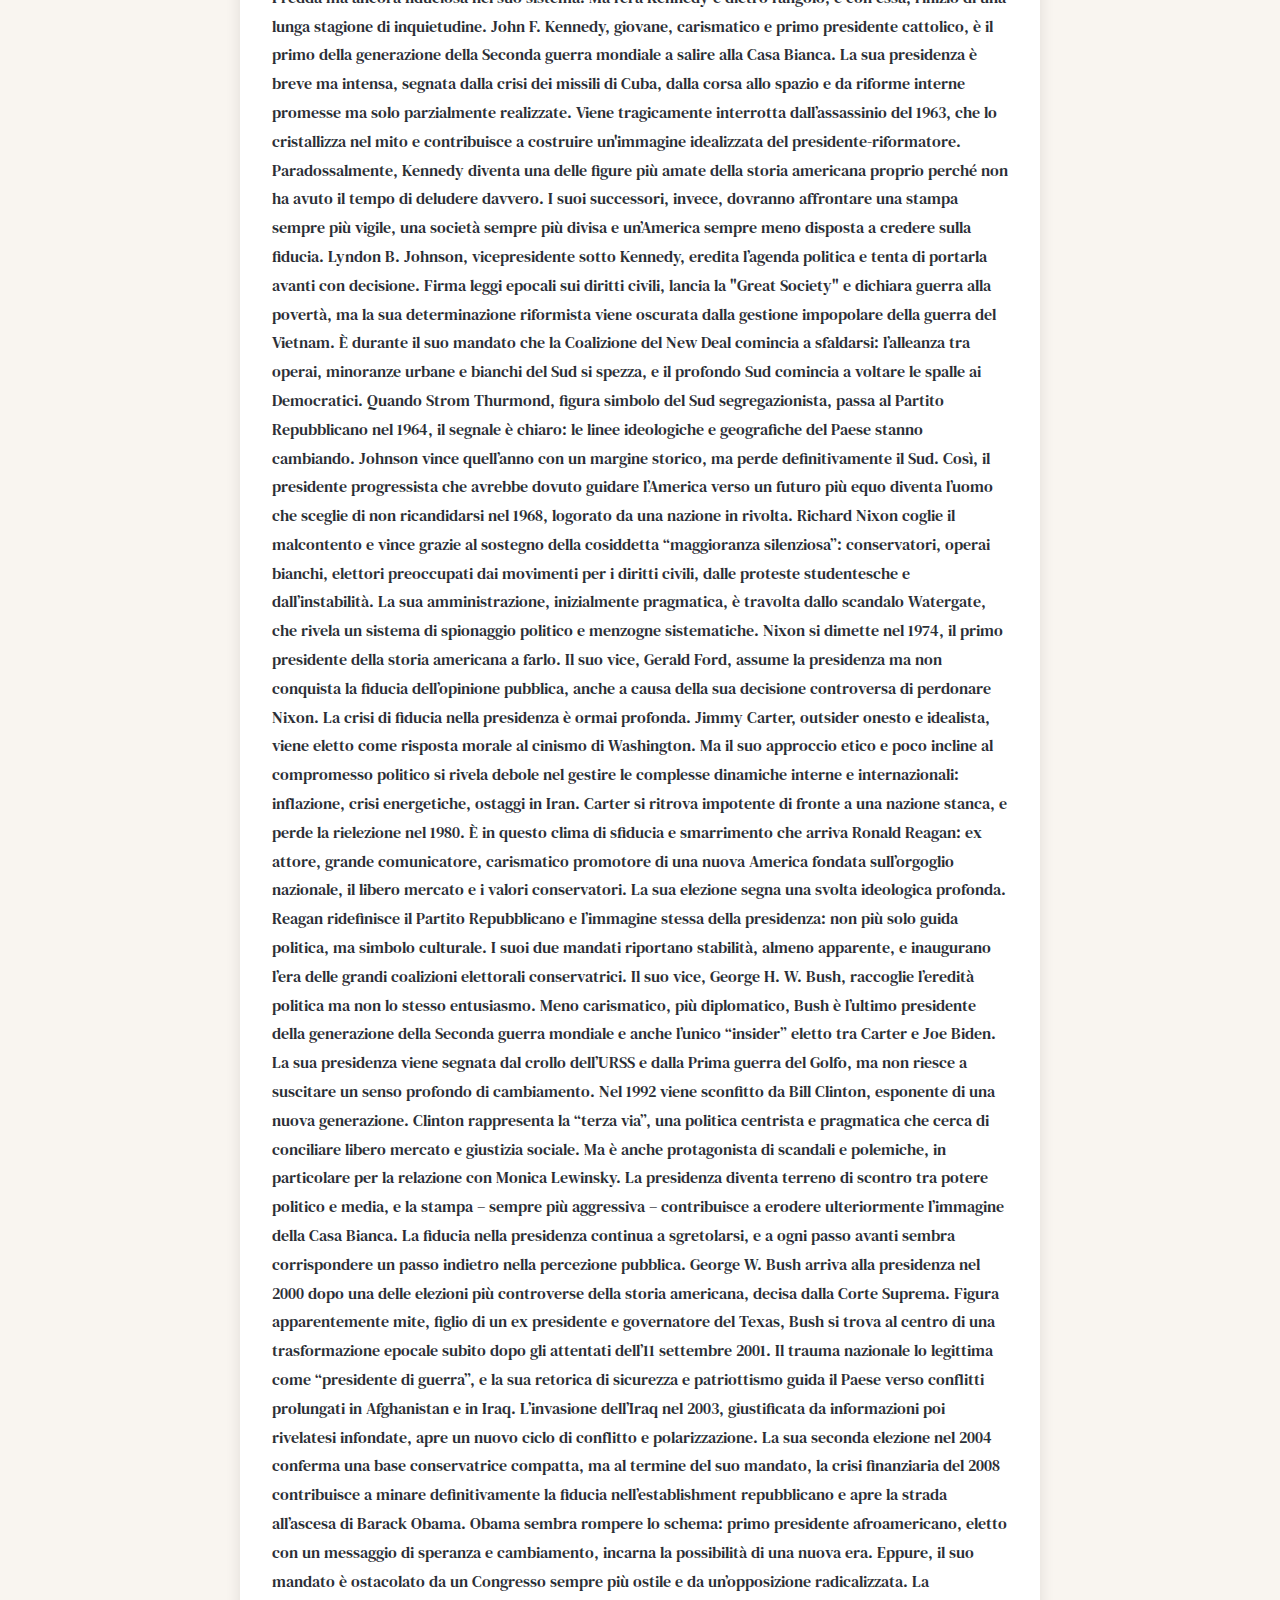
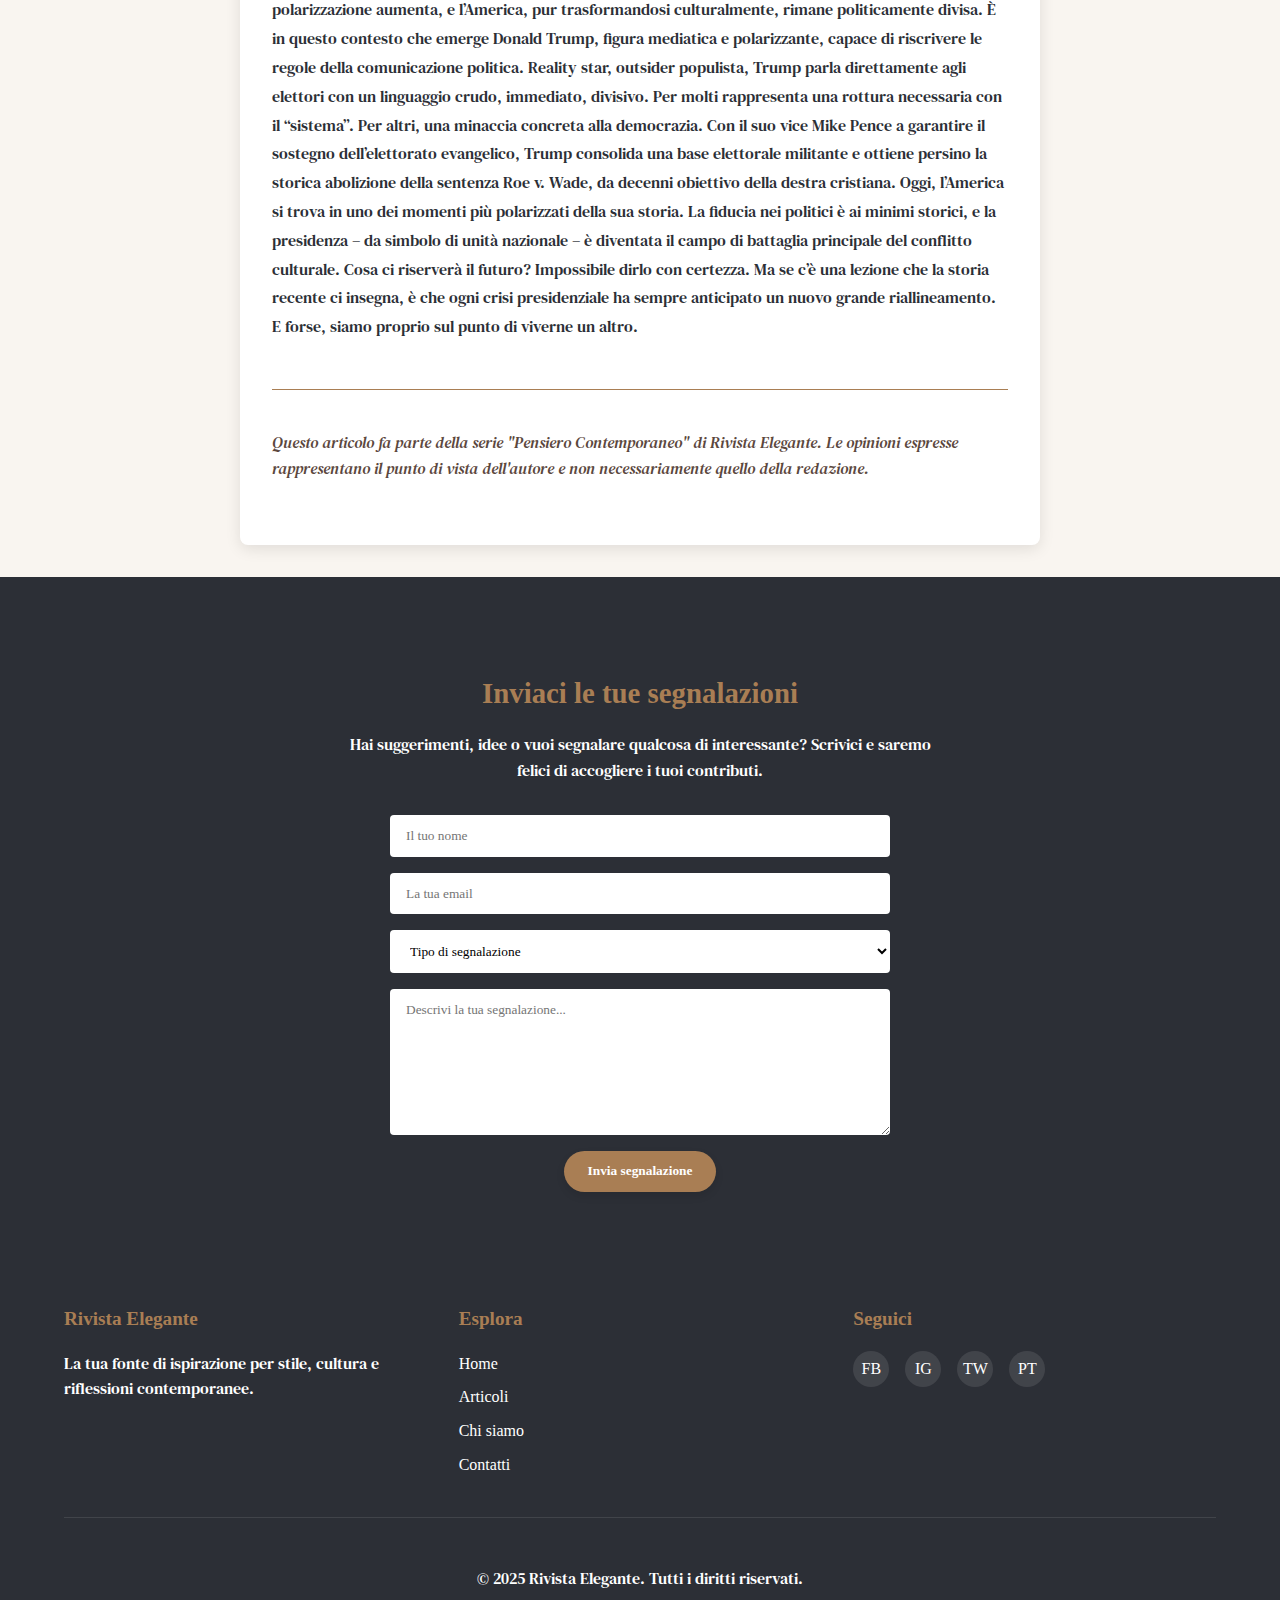
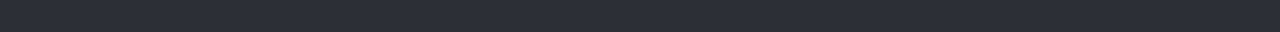
<file: articolo3.html>
<!DOCTYPE html>
<html lang="it">
<head>
    <meta charset="UTF-8">
    <meta name="viewport" content="width=device-width, initial-scale=1.0">
    <title>Home - Rivista Elegante</title>
    <link rel="stylesheet" href="styles.css">
</head>
<body>
    <header id="main-header">
        <div class="container">
            <h1><a href="index.html" style="color: var(--secondary-color); text-decoration: none;">UNI DOC</a></h1>
            <nav id="main-nav">
                <ul>
                    <li><a href="index.html">Home</a></li>
                    <li><a href="articoli.html">Articoli</a></li>
                    <li><a href="chisiamo.html">Chi siamo</a></li>
                    <li><a href="contatti.html">Contatti</a></li>
                </ul>
            </nav>
            <div class="mobile-menu-toggle">☰</div>
        </div>
    </header>

<section class="hero-article" style="background-image: url(crisipresidenza.jpg);">
    <div class="overlay"></div>
    <div class="container">
        <h2>Articolo: La crisi di fiducia nella presidenza americana­</h2>
        <p>Nella seconda metà del Novecento, qualcosa cambia radicalmente nel rapporto tra il popolo americano e la presidenza.</p>
    </div>
</section>

<section class="single-article-full">
    <div class="single-article-container">
        <div class="single-article-header">
            <h1>La crisi di fiducia nella presidenza americana­</h1>
            <div class="single-article-meta">
                <span class="author">Di Marco Bianchi</span> • 
                <span class="date">01 Gennaio 2026</span> • 
                <span class="category">Filosofia Contemporanea</span>
            </div>
        </div>
        
        <div class="single-article-content">
            
            <p></p>
            
            <p>Nella seconda metà del Novecento, qualcosa cambia radicalmente nel rapporto tra il popolo americano e la presidenza. La fiducia cede il passo al cinismo e il rispetto per la figura del presidente si sgretola sotto il peso di scandali, guerre, crisi economiche e promesse non mantenute. Tra il 1974 e il 1981 si susseguono ben quattro presidenti – Richard Nixon, Gerald Ford, Jimmy Carter e Ronald Reagan – in una girandola di potere che riflette una nazione disorientata, in cerca di nuove certezze. È un netto contrasto con i decenni successivi, in cui le presidenze a due mandati diventeranno la norma. Per capire l'origine di questa instabilità, però, bisogna tornare alla presidenza del dopoguerra, quando la carica più alta della nazione sembrava ancora rappresentare solidità, continuità e guida morale.
Dopo i dodici anni di Franklin D. Roosevelt, che guidò il Paese attraverso la Grande Depressione e la Seconda guerra mondiale, e i due mandati quasi completi di Harry Truman, gli Stati Uniti si abituano a un senso di stabilità incarnato dalla figura rassicurante di Dwight D. Eisenhower, in carica dal 1953 al 1961. Comandante supremo delle forze alleate in Europa, simbolo della vittoria militare e dell'ordine istituzionale, Eisenhower rappresenta il volto tranquillo di un’America in ascesa, nel pieno della Guerra Fredda ma ancora fiduciosa nel suo sistema.
Ma l’era Kennedy è dietro l’angolo, e con essa, l’inizio di una lunga stagione di inquietudine. John F. Kennedy, giovane, carismatico e primo presidente cattolico, è il primo della generazione della Seconda guerra mondiale a salire alla Casa Bianca. La sua presidenza è breve ma intensa, segnata dalla crisi dei missili di Cuba, dalla corsa allo spazio e da riforme interne promesse ma solo parzialmente realizzate. Viene tragicamente interrotta dall’assassinio del 1963, che lo cristallizza nel mito e contribuisce a costruire un'immagine idealizzata del presidente-riformatore. Paradossalmente, Kennedy diventa una delle figure più amate della storia americana proprio perché non ha avuto il tempo di deludere davvero. I suoi successori, invece, dovranno affrontare una stampa sempre più vigile, una società sempre più divisa e un’America sempre meno disposta a credere sulla fiducia.
Lyndon B. Johnson, vicepresidente sotto Kennedy, eredita l’agenda politica e tenta di portarla avanti con decisione. Firma leggi epocali sui diritti civili, lancia la "Great Society" e dichiara guerra alla povertà, ma la sua determinazione riformista viene oscurata dalla gestione impopolare della guerra del Vietnam. È durante il suo mandato che la Coalizione del New Deal comincia a sfaldarsi: l’alleanza tra operai, minoranze urbane e bianchi del Sud si spezza, e il profondo Sud comincia a voltare le spalle ai Democratici. Quando Strom Thurmond, figura simbolo del Sud segregazionista, passa al Partito Repubblicano nel 1964, il segnale è chiaro: le linee ideologiche e geografiche del Paese stanno cambiando. Johnson vince quell’anno con un margine storico, ma perde definitivamente il Sud. Così, il presidente progressista che avrebbe dovuto guidare l’America verso un futuro più equo diventa l’uomo che sceglie di non ricandidarsi nel 1968, logorato da una nazione in rivolta.
Richard Nixon coglie il malcontento e vince grazie al sostegno della cosiddetta “maggioranza silenziosa”: conservatori, operai bianchi, elettori preoccupati dai movimenti per i diritti civili, dalle proteste studentesche e dall’instabilità. La sua amministrazione, inizialmente pragmatica, è travolta dallo scandalo Watergate, che rivela un sistema di spionaggio politico e menzogne sistematiche. Nixon si dimette nel 1974, il primo presidente della storia americana a farlo. Il suo vice, Gerald Ford, assume la presidenza ma non conquista la fiducia dell’opinione pubblica, anche a causa della sua decisione controversa di perdonare Nixon.
La crisi di fiducia nella presidenza è ormai profonda. Jimmy Carter, outsider onesto e idealista, viene eletto come risposta morale al cinismo di Washington. Ma il suo approccio etico e poco incline al compromesso politico si rivela debole nel gestire le complesse dinamiche interne e internazionali: inflazione, crisi energetiche, ostaggi in Iran. Carter si ritrova impotente di fronte a una nazione stanca, e perde la rielezione nel 1980.
È in questo clima di sfiducia e smarrimento che arriva Ronald Reagan: ex attore, grande comunicatore, carismatico promotore di una nuova America fondata sull’orgoglio nazionale, il libero mercato e i valori conservatori. La sua elezione segna una svolta ideologica profonda. Reagan ridefinisce il Partito Repubblicano e l’immagine stessa della presidenza: non più solo guida politica, ma simbolo culturale. I suoi due mandati riportano stabilità, almeno apparente, e inaugurano l’era delle grandi coalizioni elettorali conservatrici.
Il suo vice, George H. W. Bush, raccoglie l’eredità politica ma non lo stesso entusiasmo. Meno carismatico, più diplomatico, Bush è l’ultimo presidente della generazione della Seconda guerra mondiale e anche l’unico “insider” eletto tra Carter e Joe Biden. La sua presidenza viene segnata dal crollo dell’URSS e dalla Prima guerra del Golfo, ma non riesce a suscitare un senso profondo di cambiamento. Nel 1992 viene sconfitto da Bill Clinton, esponente di una nuova generazione.
Clinton rappresenta la “terza via”, una politica centrista e pragmatica che cerca di conciliare libero mercato e giustizia sociale. Ma è anche protagonista di scandali e polemiche, in particolare per la relazione con Monica Lewinsky. La presidenza diventa terreno di scontro tra potere politico e media, e la stampa – sempre più aggressiva – contribuisce a erodere ulteriormente l’immagine della Casa Bianca. La fiducia nella presidenza continua a sgretolarsi, e a ogni passo avanti sembra corrispondere un passo indietro nella percezione pubblica.
George W. Bush arriva alla presidenza nel 2000 dopo una delle elezioni più controverse della storia americana, decisa dalla Corte Suprema. Figura apparentemente mite, figlio di un ex presidente e governatore del Texas, Bush si trova al centro di una trasformazione epocale subito dopo gli attentati dell’11 settembre 2001. Il trauma nazionale lo legittima come “presidente di guerra”, e la sua retorica di sicurezza e patriottismo guida il Paese verso conflitti prolungati in Afghanistan e in Iraq. L’invasione dell’Iraq nel 2003, giustificata da informazioni poi rivelatesi infondate, apre un nuovo ciclo di conflitto e polarizzazione. La sua seconda elezione nel 2004 conferma una base conservatrice compatta, ma al termine del suo mandato, la crisi finanziaria del 2008 contribuisce a minare definitivamente la fiducia nell’establishment repubblicano e apre la strada all’ascesa di Barack Obama.
Obama sembra rompere lo schema: primo presidente afroamericano, eletto con un messaggio di speranza e cambiamento, incarna la possibilità di una nuova era. Eppure, il suo mandato è ostacolato da un Congresso sempre più ostile e da un’opposizione radicalizzata. La polarizzazione aumenta, e l’America, pur trasformandosi culturalmente, rimane politicamente divisa.
È in questo contesto che emerge Donald Trump, figura mediatica e polarizzante, capace di riscrivere le regole della comunicazione politica. Reality star, outsider populista, Trump parla direttamente agli elettori con un linguaggio crudo, immediato, divisivo. Per molti rappresenta una rottura necessaria con il “sistema”. Per altri, una minaccia concreta alla democrazia. Con il suo vice Mike Pence a garantire il sostegno dell’elettorato evangelico, Trump consolida una base elettorale militante e ottiene persino la storica abolizione della sentenza Roe v. Wade, da decenni obiettivo della destra cristiana.
Oggi, l’America si trova in uno dei momenti più polarizzati della sua storia. La fiducia nei politici è ai minimi storici, e la presidenza – da simbolo di unità nazionale – è diventata il campo di battaglia principale del conflitto culturale.
Cosa ci riserverà il futuro? Impossibile dirlo con certezza. Ma se c’è una lezione che la storia recente ci insegna, è che ogni crisi presidenziale ha sempre anticipato un nuovo grande riallineamento.
E forse, siamo proprio sul punto di viverne un altro.
            </p>
        
        </div>
        
        <div class="single-article-footer">
            <p>Questo articolo fa parte della serie "Pensiero Contemporaneo" di Rivista Elegante. Le opinioni espresse rappresentano il punto di vista dell'autore e non necessariamente quello della redazione.</p>
        </div>
    </div>
</section>

<section class="segnalazioni">
  <div class="container">
      <h3>Inviaci le tue segnalazioni</h3>
      <p>Hai suggerimenti, idee o vuoi segnalare qualcosa di interessante? Scrivici e saremo felici di accogliere i tuoi contributi.</p>
      <form>
          <div class="form-group-vertical">
              <input type="text" placeholder="Il tuo nome" required>
              <input type="email" placeholder="La tua email" required>
              <select>
                  <option value="" disabled selected>Tipo di segnalazione</option>
                  <option value="suggerimento">Suggerimento articolo</option>
                  <option value="correzione">Correzione</option>
                  <option value="collaborazione">Proposta di collaborazione</option>
                  <option value="altro">Altro</option>
              </select>
              <textarea placeholder="Descrivi la tua segnalazione..." rows="4" required></textarea>
              <button type="submit" class="btn-submit">Invia segnalazione</button>
          </div>
      </form>
  </div>
</section>

<footer>
    <div class="container">
        <div class="footer-content">
            <div class="footer-column">
                <h4>Rivista Elegante</h4>
                <p>La tua fonte di ispirazione per stile, cultura e riflessioni contemporanee.</p>
            </div>
            <div class="footer-column">
                <h4>Esplora</h4>
                <ul>
                    <li><a href="index.html">Home</a></li>
                    <li><a href="articoli.html">Articoli</a></li>
                    <li><a href="chisiamo.html">Chi siamo</a></li>
                    <li><a href="contatti.html">Contatti</a></li>
                </ul>
            </div>
            <div class="footer-column">
                <h4>Seguici</h4>
                <div class="social-links">
                    <a href="#" aria-label="Facebook">FB</a>
                    <a href="#" aria-label="Instagram">IG</a>
                    <a href="#" aria-label="Twitter">TW</a>
                    <a href="#" aria-label="Pinterest">PT</a>
                </div>
            </div>
        </div>
        <div class="copyright">
            <p>&copy; 2025 Rivista Elegante. Tutti i diritti riservati.</p>
        </div>
    </div>
</footer>
    <script>
    document.addEventListener('DOMContentLoaded', function() {
        const menuToggle = document.querySelector('.mobile-menu-toggle');
        const nav = document.querySelector('#main-nav');
        
        menuToggle.addEventListener('click', function() {
            nav.classList.toggle('active');
        });
    });
    </script>
</body>
</html>
</file>
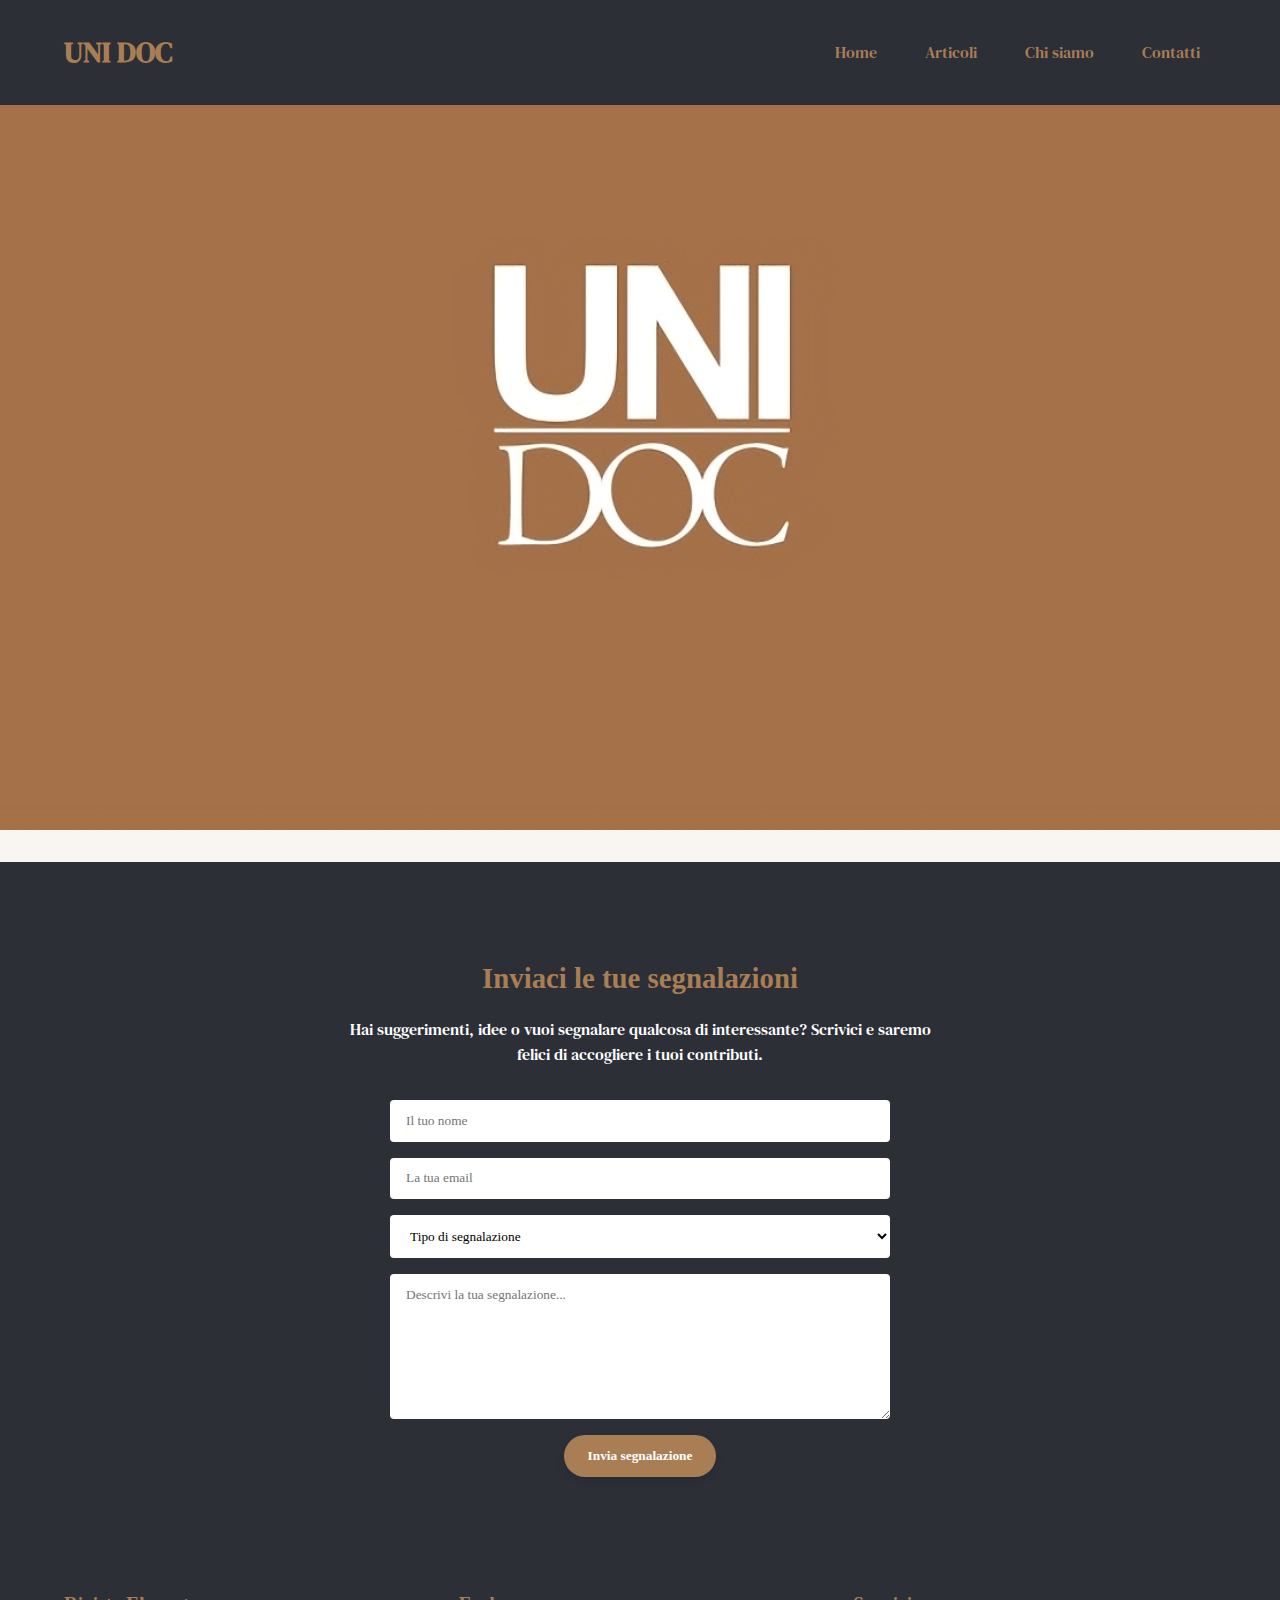
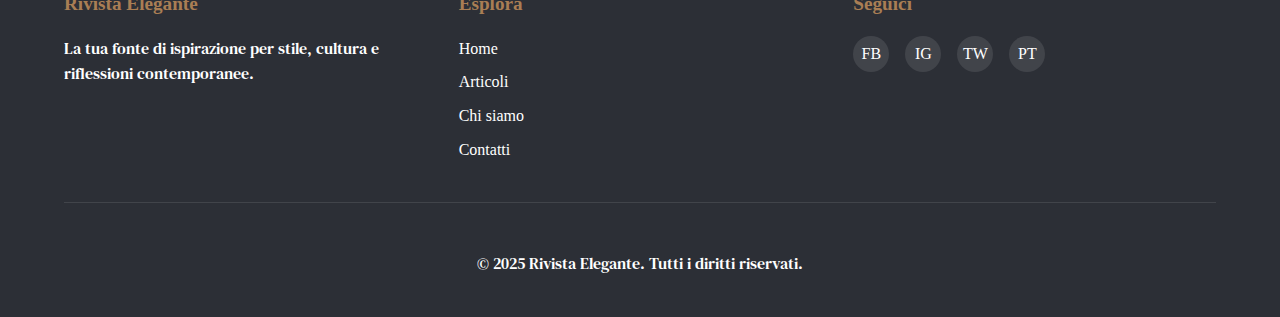
<file: chisiamo.html>
<!DOCTYPE html>
<html lang="it">
<head>
    <meta charset="UTF-8">
    <meta name="viewport" content="width=device-width, initial-scale=1.0">
    <title>Home - Rivista Elegante</title>
    <link rel="stylesheet" href="styles.css">
</head>
<body>
    <header id="main-header">
        <div class="container">
            <h1><a href="index.html" style="color: var(--secondary-color); text-decoration: none;">UNI DOC</a></h1>
            <nav id="main-nav">
                <ul>
                    <li><a href="index.html">Home</a></li>
                    <li><a href="articoli.html">Articoli</a></li>
                    <li><a href="chisiamo.html">Chi siamo</a></li>
                    <li><a href="contatti.html">Contatti</a></li>
                </ul>
            </nav>
            <div class="mobile-menu-toggle">☰</div>
        </div>
    </header>

    <section class="hero">
    <div class="container">
        <!--<h2>Chi siamo</h2>
        <p>Siamo una redazione indipendente con passione per la cultura, la società e il design editoriale.</p>-->
    </div>
    </section>

    <section class="segnalazioni">
    <div class="container">
        <h3>Inviaci le tue segnalazioni</h3>
        <p>Hai suggerimenti, idee o vuoi segnalare qualcosa di interessante? Scrivici e saremo felici di accogliere i tuoi contributi.</p>
        <form>
            <div class="form-group-vertical">
                <input type="text" placeholder="Il tuo nome" required>
                <input type="email" placeholder="La tua email" required>
                <select>
                    <option value="" disabled selected>Tipo di segnalazione</option>
                    <option value="suggerimento">Suggerimento articolo</option>
                    <option value="correzione">Correzione</option>
                    <option value="collaborazione">Proposta di collaborazione</option>
                    <option value="altro">Altro</option>
                </select>
                <textarea placeholder="Descrivi la tua segnalazione..." rows="4" required></textarea>
                <button type="submit" class="btn-submit">Invia segnalazione</button>
            </div>
        </form>
    </div>
    </section>

    <footer>
        <div class="container">
            <div class="footer-content">
                <div class="footer-column">
                    <h4>Rivista Elegante</h4>
                    <p>La tua fonte di ispirazione per stile, cultura e riflessioni contemporanee.</p>
                </div>
                <div class="footer-column">
                    <h4>Esplora</h4>
                    <ul>
                        <li><a href="index.html">Home</a></li>
                        <li><a href="articoli.html">Articoli</a></li>
                        <li><a href="chisiamo.html">Chi siamo</a></li>
                        <li><a href="contatti.html">Contatti</a></li>
                    </ul>
                </div>
                <div class="footer-column">
                    <h4>Seguici</h4>
                    <div class="social-links">
                        <a href="#" aria-label="Facebook">FB</a>
                        <a href="#" aria-label="Instagram">IG</a>
                        <a href="#" aria-label="Twitter">TW</a>
                        <a href="#" aria-label="Pinterest">PT</a>
                    </div>
                </div>
            </div>
            <div class="copyright">
                <p>&copy; 2025 Rivista Elegante. Tutti i diritti riservati.</p>
            </div>
        </div>
    </footer>
    <script>
    document.addEventListener('DOMContentLoaded', function() {
        const menuToggle = document.querySelector('.mobile-menu-toggle');
        const nav = document.querySelector('#main-nav');
        
        menuToggle.addEventListener('click', function() {
            nav.classList.toggle('active');
        });
    });
    </script>
</body>
</html>
</file>
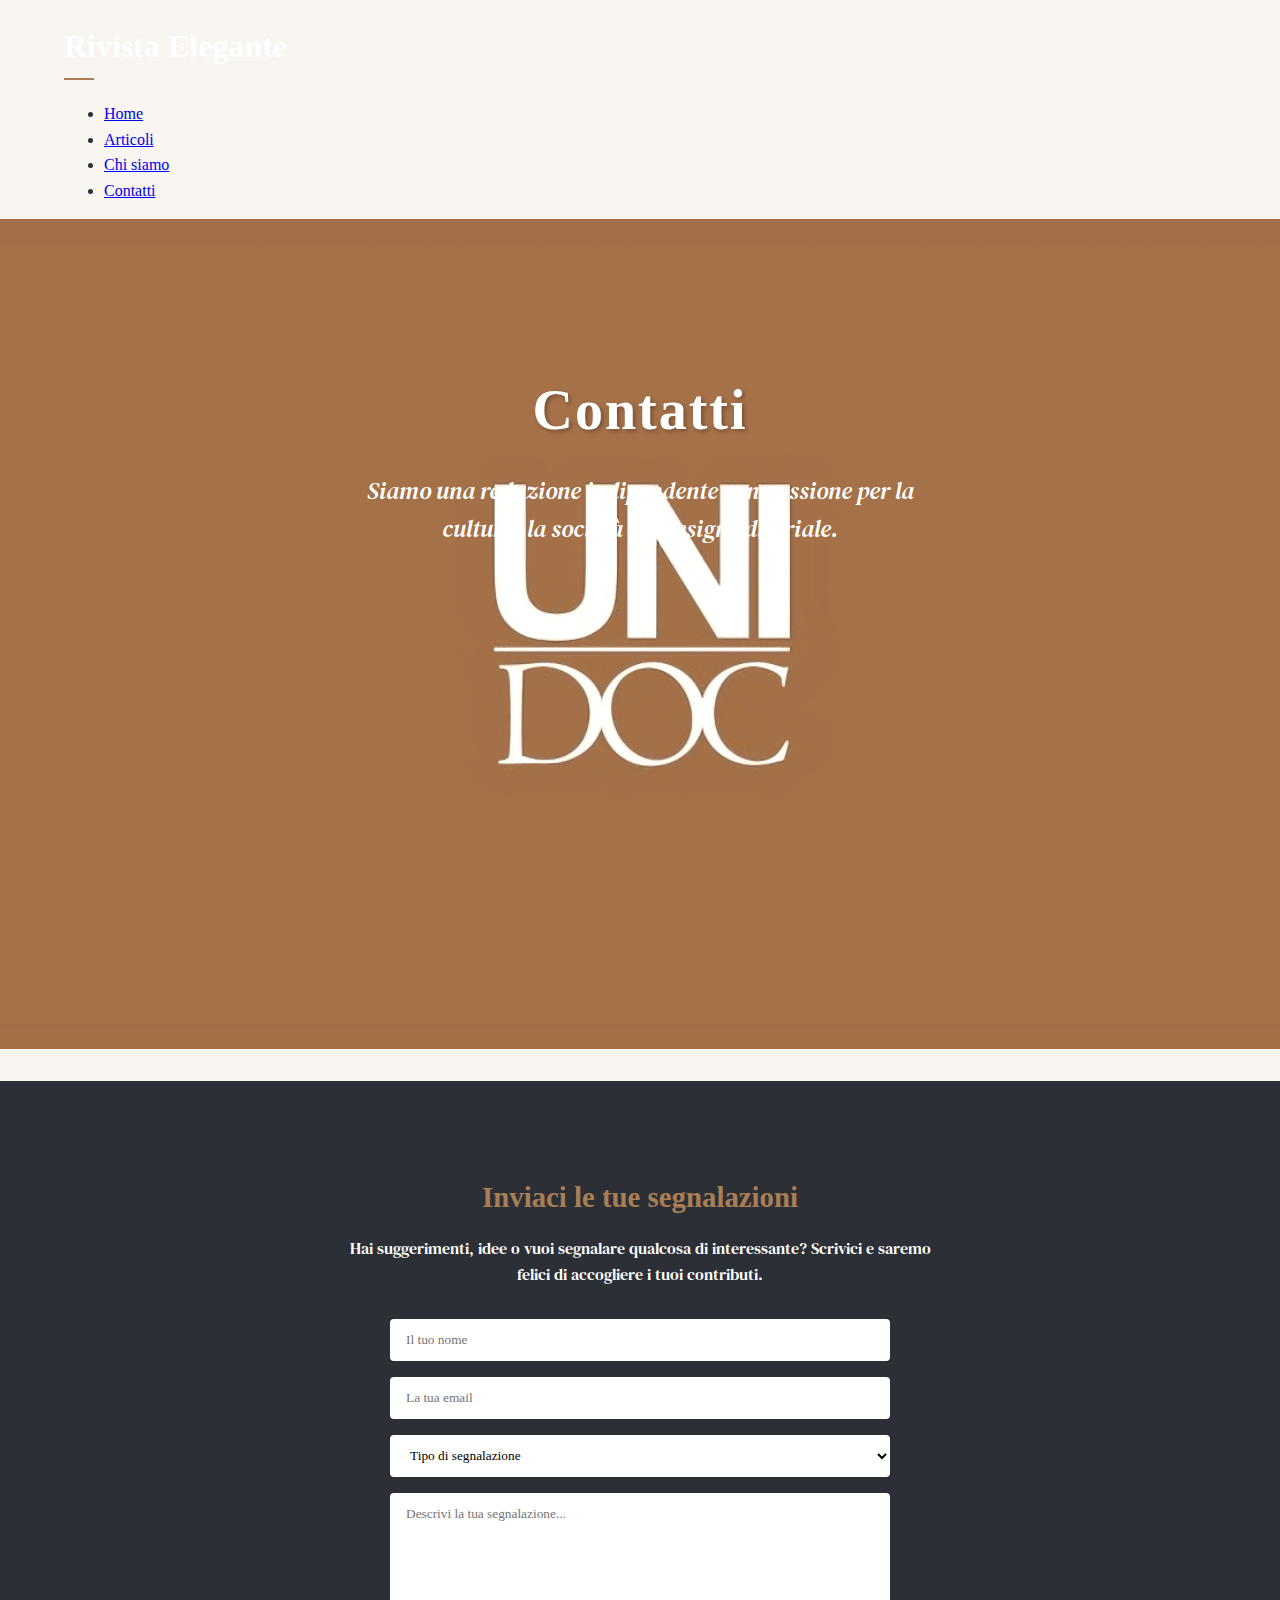
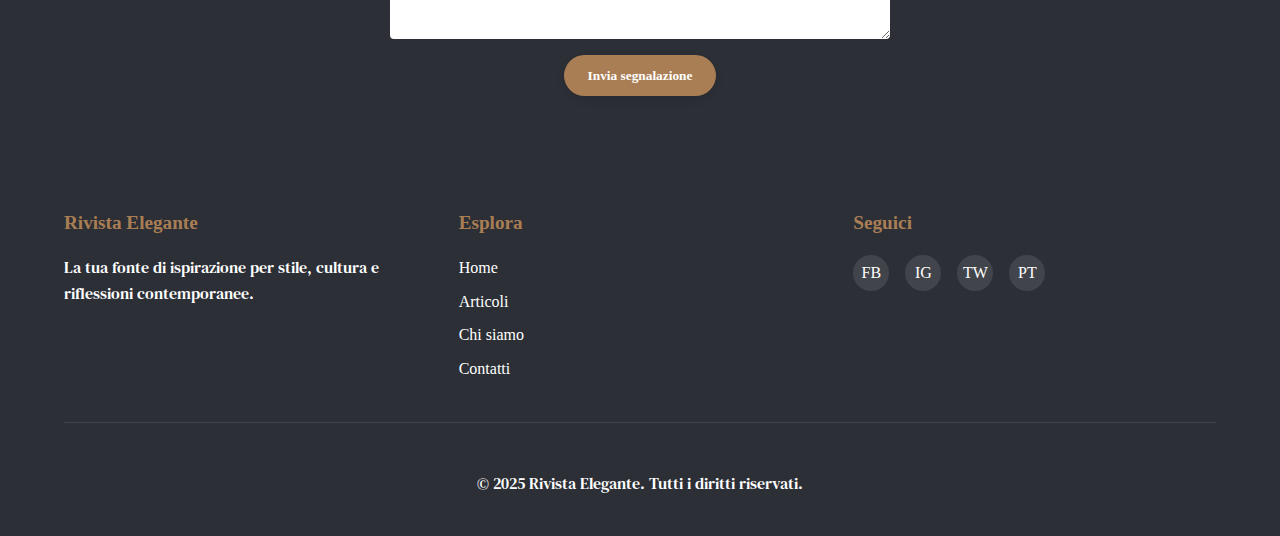
<file: contatti.html>
<!DOCTYPE html>
<html lang="it">
<head>
    <meta charset="UTF-8">
    <meta name="viewport" content="width=device-width, initial-scale=1.0">
    <title>Home - Rivista Elegante</title>
    <link rel="stylesheet" href="styles.css">
</head>
<body>
    <header>
        <div class="container header-content">
            <h1><a href="index.html" class="logo">Rivista Elegante</a></h1>
            <nav>
                <ul>
                    <li><a href="index.html">Home</a></li>
                    <li><a href="articoli.html">Articoli</a></li>
                    <li><a href="chisiamo.html">Chi siamo</a></li>
                    <li><a href="contatti.html">Contatti</a></li>
                </ul>
            </nav>
        </div>
    </header>

    <section class="hero">
      <div class="container">
        <h2>Contatti</h2>
        <p>Siamo una redazione indipendente con passione per la cultura, la società e il design editoriale.</p>
      </div>
    </section>

    <section class="segnalazioni">
      <div class="container">
          <h3>Inviaci le tue segnalazioni</h3>
          <p>Hai suggerimenti, idee o vuoi segnalare qualcosa di interessante? Scrivici e saremo felici di accogliere i tuoi contributi.</p>
          <form>
              <div class="form-group-vertical">
                  <input type="text" placeholder="Il tuo nome" required>
                  <input type="email" placeholder="La tua email" required>
                  <select>
                      <option value="" disabled selected>Tipo di segnalazione</option>
                      <option value="suggerimento">Suggerimento articolo</option>
                      <option value="correzione">Correzione</option>
                      <option value="collaborazione">Proposta di collaborazione</option>
                      <option value="altro">Altro</option>
                  </select>
                  <textarea placeholder="Descrivi la tua segnalazione..." rows="4" required></textarea>
                  <button type="submit" class="btn-submit">Invia segnalazione</button>
              </div>
          </form>
      </div>
    </section>
    
    <footer>
        <div class="container">
            <div class="footer-content">
                <div class="footer-column">
                    <h4>Rivista Elegante</h4>
                    <p>La tua fonte di ispirazione per stile, cultura e riflessioni contemporanee.</p>
                </div>
                <div class="footer-column">
                    <h4>Esplora</h4>
                    <ul>
                        <li><a href="index.html">Home</a></li>
                        <li><a href="articoli.html">Articoli</a></li>
                        <li><a href="chisiamo.html">Chi siamo</a></li>
                        <li><a href="contatti.html">Contatti</a></li>
                    </ul>
                </div>
                <div class="footer-column">
                    <h4>Seguici</h4>
                    <div class="social-links">
                        <a href="#" aria-label="Facebook">FB</a>
                        <a href="#" aria-label="Instagram">IG</a>
                        <a href="#" aria-label="Twitter">TW</a>
                        <a href="#" aria-label="Pinterest">PT</a>
                    </div>
                </div>
            </div>
            <div class="copyright">
                <p>&copy; 2025 Rivista Elegante. Tutti i diritti riservati.</p>
            </div>
        </div>
    </footer>
</body>
</html>
</file>
<file: styles.css>
@import url('https://fonts.googleapis.com/css2?family=Chewy&family=DM+Serif+Text:ital@0;1&display=swap');
:root {
    --primary-color: #2C2F36;
    --secondary-color: #A97E54;
    --accent-color: #5B473D;
    --white: #ffffff;
    --cream: #f9f5f0;
    --ambra-chiaro: #c49c76;

    --spacing-sm: 0.5rem;
    --spacing-md: 1rem;
    --spacing-lg: 2rem;


    --font-primary: "DM Serif Text", serif;
    --font-secondary: "DM Serif Text", serif;

    --transition: all 0.3s ease;

}
.chewy-regular {
  font-family: "Chewy", system-ui;
  font-weight: 400;
  font-style: normal;
}
h1 h2 h3 {
    font-family: var(--font-primary);
}
p {
    font-family: var(--font-secondary);
    font-size: medium;
}
body {
    margin: 0;
    font-family: 'Georgia', serif;
    background-color: var(--cream);
    color: var(--primary-color);
    line-height: 1.6;
}
.container {
    width: 90%;
    max-width: 1200px;
    margin: 0 auto;
}

/* Header e nav */
#main-header {
    background-color: var(--primary-color);
    color: var(--secondary-color);
    position: fixed;
    width: 100%;
    top: 0;
    z-index: 1000;
    box-shadow: var(--box-shadow);
}
#main-header .container {
    display: flex;
    justify-content: space-between;
    align-items: center;
    padding: var(--spacing-md) var(--spacing-md);
    padding: 10px;
}
#main-header h1 {
    font-family: var(--font-primary);
    font-size: 1.8rem;
    font-weight: bold;
}
#main-nav ul {
    background-color: var(--primary-color);
    display: flex;
    list-style: none;
    gap: var(--spacing-md);
}
#main-nav a {
    color: var(--secondary-color);
    text-decoration: none;
    padding: var(--spacing-sm) var(--spacing-md);
    border-radius: 4px;
    transition: var(--transition);
    position: relative;
    font-family: var(--font-secondary);
    font-weight: 200;
    font-size: var(--spacing-md);
}
#main-nav a:hover {
        color: var(--cream);
}
#main-nav a::after {
    content: '';
    position: absolute;
    width: 0;
    height: 3px;
    bottom: -5px;
    left: 50%;
    background-color: var(--creams);
    transition: var(--transition);
    transform: translateX(-50%);
}
#main-nav a:hover::after {
    width: 70%;
}
.mobile-menu-toggle {
    display: none;
    font-size: 1.6rem;
    cursor: pointer;
    color: var(--secondary-color);
}
.mobile-menu-toggle:hover {
    color: var(--accent-color);
}
@media (max-width: 767px) {
  .mobile-menu-toggle {
    display: block; 
  }
  #main-header {
    height: 8vh;
    display: flex;
    justify-content: center;
    align-items: center;
  }
  #main-nav {
    position: absolute;
    width: 100%;
    top: 100%;
    left: 0;
    right: 0;
    background-color: var(--background-color);
    clip-path: polygon(0 0, 100% 0, 100% 0, 0 0);
    transition: var(--transition);
    overflow: hidden;
  }
  #main-nav.active {
    clip-path: polygon(0 0, 100% 0, 100% 100%, 0 100%);
  } 
  #main-nav ul {
    flex-direction: column;
    width: 100%;
  } 
  #main-nav a {
    display: block;
    padding: var(--spacing-md);
    border-bottom: 1px solid rgba(255, 255, 255, 0.1);
  }
  #main-nav a::after {
    display: none;
  }
}

.hero {
    min-height: 70vh;
    background-image: url('mainhero.png'); 
    background-size: cover;       
    background-position: center;  
    background-repeat: no-repeat;
    color: white;              
    padding: 100px 20px;       
    text-align: center;       
}
.hero .container.hero-content {
    max-width: 800px;
    margin: 0 auto;
}
.hero h2 {
    font-size: 3.5rem;
    margin-bottom: 1rem;
    letter-spacing: 2px;
    text-shadow: 2px 2px 4px rgba(0, 0, 0, 0.3);
}
.hero p {
    font-size: 1.5rem;
    max-width: 600px;
    margin: 0 auto;
    font-style: italic;
}
.articles-section {
    padding: 4rem 0;
}
.section-title {
    text-align: center;
    font-size: 2rem;
    color: var(--accent-color);
    margin-bottom: 3rem;
    position: relative;
}
.section-title:after {
    content: '';
    display: block;
    width: 80px;
    height: 3px;
    background-color: var(--secondary-color);
    margin: 0.5rem auto 0;
}
.category-header {
    color: var(--primary-color);
    font-size: 1.8rem;
    margin: 2rem 0 1.5rem;
    padding-bottom: 0.5rem;
    border-bottom: 2px solid var(--secondary-color);
}
.category-header.highlight {
    color: var(--accent-color);
    position: relative;
    padding-left: 1rem;
}
.category-header.highlight:before {
    content: '';
    position: absolute;
    left: 0;
    top: 0.5rem;
    bottom: 0.5rem;
    width: 4px;
    background-color: var(--secondary-color);
    border-radius: 2px;
}

.hero-article {
    background-size: cover;
    background-position: center;
    background-repeat: no-repeat;
    height: 100vh; 
    display: flex;
    justify-content: center;
    align-items: center;    
    text-align: center;
    color: rgb(0, 0, 0);
}
.hero-article .overlay {
    position: absolute;
    top: 0;
    left: 0;
    width: 100%;
    height: 100%;
    background-color: rgba(255, 255, 255, 0.692); /* semi-trasparente nero */
    z-index: 1;
}
.hero-article .container {
  max-width: 800px;
  z-index: 2;
}

article {
    background-color: var(--white);
    border-radius: 8px;
    overflow: hidden;
    box-shadow: 0 4px 15px rgba(0, 0, 0, 0.1);
    transition: transform 0.3s ease, box-shadow 0.3s ease;
    display: flex;
    flex-direction: column;
    height: 100%; 
}
article:hover {
    transform: translateY(-5px);
    box-shadow: 0 10px 25px rgba(0, 0, 0, 0.15);
}
.article-image {
    height: 200px;
    background-color: var(--accent-color);
    position: relative;
}
.article-content {
    padding: 1.5rem;
    background-color: var(--primary-color);
    color: var(--white);
    flex-grow: 1;
    display: flex;
    flex-direction: column;
}
article h3 {
    margin-top: 0;
    font-size: 1.5rem;
    margin-bottom: 0.75rem;
}
article p {
    margin-bottom: 1.5rem;
    flex-grow: 1; 
    overflow: hidden;
    display: -webkit-box;
    -webkit-box-orient: vertical;
}
article a {
    display: inline-block;
    color: var(--secondary-color);
    text-decoration: none;
    font-weight: bold;
    transition: color 0.3s ease;
    border-bottom: 2px solid transparent;
    margin-top: auto;
}
article a:hover {
    color: var(--white);
    border-bottom-color: var(--secondary-color);
}
.articles-grid {
    display: grid;
    grid-template-columns: repeat(auto-fit, minmax(300px, 1fr));
    gap: 2rem;
    margin-bottom: 3rem;
}
.article-item {
    height: 100%;
}
.single-article-full {
    padding: 3rem 0;
    background-color: var(--white);
    box-shadow: 0 4px 15px rgba(0, 0, 0, 0.1);
    margin: 2rem auto;
    max-width: 800px;
    border-radius: 8px;
}

.single-article-container {
    padding: 0 2rem;
}

.single-article-header {
    margin-bottom: 2rem;
    text-align: center;
}

.single-article-header h1 {
    color: var(--primary-color);
    font-size: 2.5rem;
    margin-bottom: 1rem;
}

.single-article-meta {
    color: var(--secondary-color);
    font-style: italic;
    margin-bottom: 1rem;
}

.single-article-content {
    color: var(--primary-color);
    line-height: 1.8;
    font-size: 1.1rem;
    background: var(--white);
    padding: 0;
}

.single-article-content p {
    margin-bottom: 1.5rem;
}

.single-article-content h2 {
    color: var(--accent-color);
    margin: 2rem 0 1rem;
    font-size: 1.8rem;
}

.single-article-content h3 {
    color: var(--secondary-color);
    margin: 1.5rem 0 1rem;
    font-size: 1.5rem;
}

.single-article-footer {
    margin-top: 3rem;
    padding-top: 1.5rem;
    border-top: 1px solid var(--secondary-color);
    font-style: italic;
    color: var(--accent-color);
}
.btn {
    display: inline-block;
    background-color: var(--secondary-color);
    color: var(--white);
    padding: 0.8rem 2rem;
    border-radius: 30px;
    text-decoration: none;
    font-weight: bold;
    letter-spacing: 1px;
    transition: all 0.3s ease;
    box-shadow: 0 4px 8px rgba(0, 0, 0, 0.1);
}

.btn:hover {
    background-color: var(--accent-color);
    transform: translateY(-2px);
    box-shadow: 0 6px 12px rgba(0, 0, 0, 0.15);
}

.new-badge {
    position: absolute;
    top: 15px;
    right: 15px;
    background-color: var(--secondary-color);
    color: var(--white);
    padding: 0.3rem 0.8rem;
    border-radius: 12px;
    font-size: 0.8rem;
    font-weight: bold;
    box-shadow: 0 3px 6px rgba(0,0,0,0.1);
}

.category-filters {
    display: flex;
    flex-wrap: wrap;
    gap: 1rem;
    margin-bottom: 2rem;
    justify-content: center;
}

.category-button {
    background-color: rgba(169, 126, 84, 0.1);
    color: var(--primary-color);
    border: 1px solid var(--secondary-color);
    padding: 0.5rem 1.2rem;
    border-radius: 20px;
    font-family: 'Georgia', serif;
    cursor: pointer;
    transition: all 0.3s ease;
}

.category-button:hover, .category-button.active {
    background-color: var(--secondary-color);
    color: var(--white);
}

.category-section {
    transition: opacity 0.3s ease, max-height 0.5s ease;
    opacity: 1;
    max-height: 2000px;
    overflow: hidden;
}

.category-section.hidden {
    opacity: 0;
    max-height: 0;
    margin: 0;
    padding: 0;
}

.segnalazioni {
    background-color: var(--primary-color);
    color: var(--white);
    padding: 4rem 0;
    text-align: center;
    margin-top: 2rem;
}

.segnalazioni h3 {
    font-size: 1.8rem;
    margin-bottom: 1rem;
    color: var(--secondary-color);
}

.segnalazioni p {
    margin-bottom: 2rem;
    max-width: 600px;
    margin-left: auto;
    margin-right: auto;
}

.form-group-vertical {
    display: flex;
    flex-direction: column;
    max-width: 500px;
    margin: 0 auto;
    gap: 1rem;
}

.form-group-vertical input,
.form-group-vertical select,
.form-group-vertical textarea {
    padding: 0.8rem 1rem;
    font-family: 'Georgia', serif;
    border: none;
    border-radius: 4px;
    background-color: var(--white);
}

.form-group-vertical textarea {
    resize: vertical;
    min-height: 120px;
}

.btn-submit {
    background-color: var(--secondary-color);
    color: var(--white);
    border: none;
    padding: 0.8rem 1.5rem;
    cursor: pointer;
    border-radius: 30px;
    font-family: 'Georgia', serif;
    font-weight: bold;
    transition: background-color 0.3s ease, transform 0.3s ease;
    align-self: center;
    box-shadow: 0 4px 8px rgba(0, 0, 0, 0.1);
}

.btn-submit:hover {
    background-color: var(--secondary-color);
    transform: translateY(-2px);
    box-shadow: 0 6px 12px rgba(0, 0, 0, 0.15);
}

@media (max-width: 768px) {
    .form-group-vertical {
        width: 90%;
    }
    
    .btn-submit {
        width: 100%;
    }
}

footer {
    background-color: var(--primary-color);
    color: var(--white);
    padding: 3rem 0 1.5rem;
}

.footer-content {
    display: grid;
    grid-template-columns: repeat(auto-fit, minmax(200px, 1fr));
    gap: 2rem;
    margin-bottom: 2rem;
}

.footer-column h4 {
    color: var(--secondary-color);
    margin-top: 0;
    margin-bottom: 1rem;
    font-size: 1.2rem;
}

.footer-column ul {
    list-style: none;
    padding: 0;
    margin: 0;
}

.footer-column li {
    margin-bottom: 0.5rem;
}

.footer-column a {
    color: var(--white);
    text-decoration: none;
    transition: color 0.3s ease;
}

.footer-column a:hover {
    color: var(--secondary-color);
}

.social-links {
    display: flex;
    gap: 1rem;
}

.social-links a {
    display: inline-flex;
    align-items: center;
    justify-content: center;
    width: 36px;
    height: 36px;
    background-color: rgba(255, 255, 255, 0.1);
    border-radius: 50%;
    transition: background-color 0.3s ease;
}

.social-links a:hover {
    background-color: var(--secondary-color);
}

.copyright {
    text-align: center;
    padding-top: 2rem;
    border-top: 1px solid rgba(255, 255, 255, 0.1);
}

.logo {
    font-size: 2rem;
    font-weight: bold;
    color: var(--white);
    text-decoration: none;
    display: inline-block;
    position: relative;
}

.logo:after {
    content: '';
    display: block;
    width: 30px;
    height: 2px;
    background-color: var(--secondary-color);
    margin-top: 5px;
}

/* Animazione di transizione per gli articoli */
.fade-in {
    animation: fadeIn 0.6s ease-in-out;
}

@keyframes fadeIn {
    from { opacity: 0; transform: translateY(20px); }
    to { opacity: 1; transform: translateY(0); }
}

@media (max-width: 768px) {
    .header-content {
        flex-direction: column;
        gap: 1rem;
    }

    nav ul {
        gap: 1rem;
    }

    .hero h2 {
        font-size: 2.5rem;
    }

    .hero p {
        font-size: 1.2rem;
    }

    .form-group {
        flex-direction: column;
    }

    .form-group input {
        border-radius: 4px;
        margin-bottom: 0.5rem;
    }

    .form-group button {
        border-radius: 4px;
        padding: 0.8rem;
    }
}
</file>
